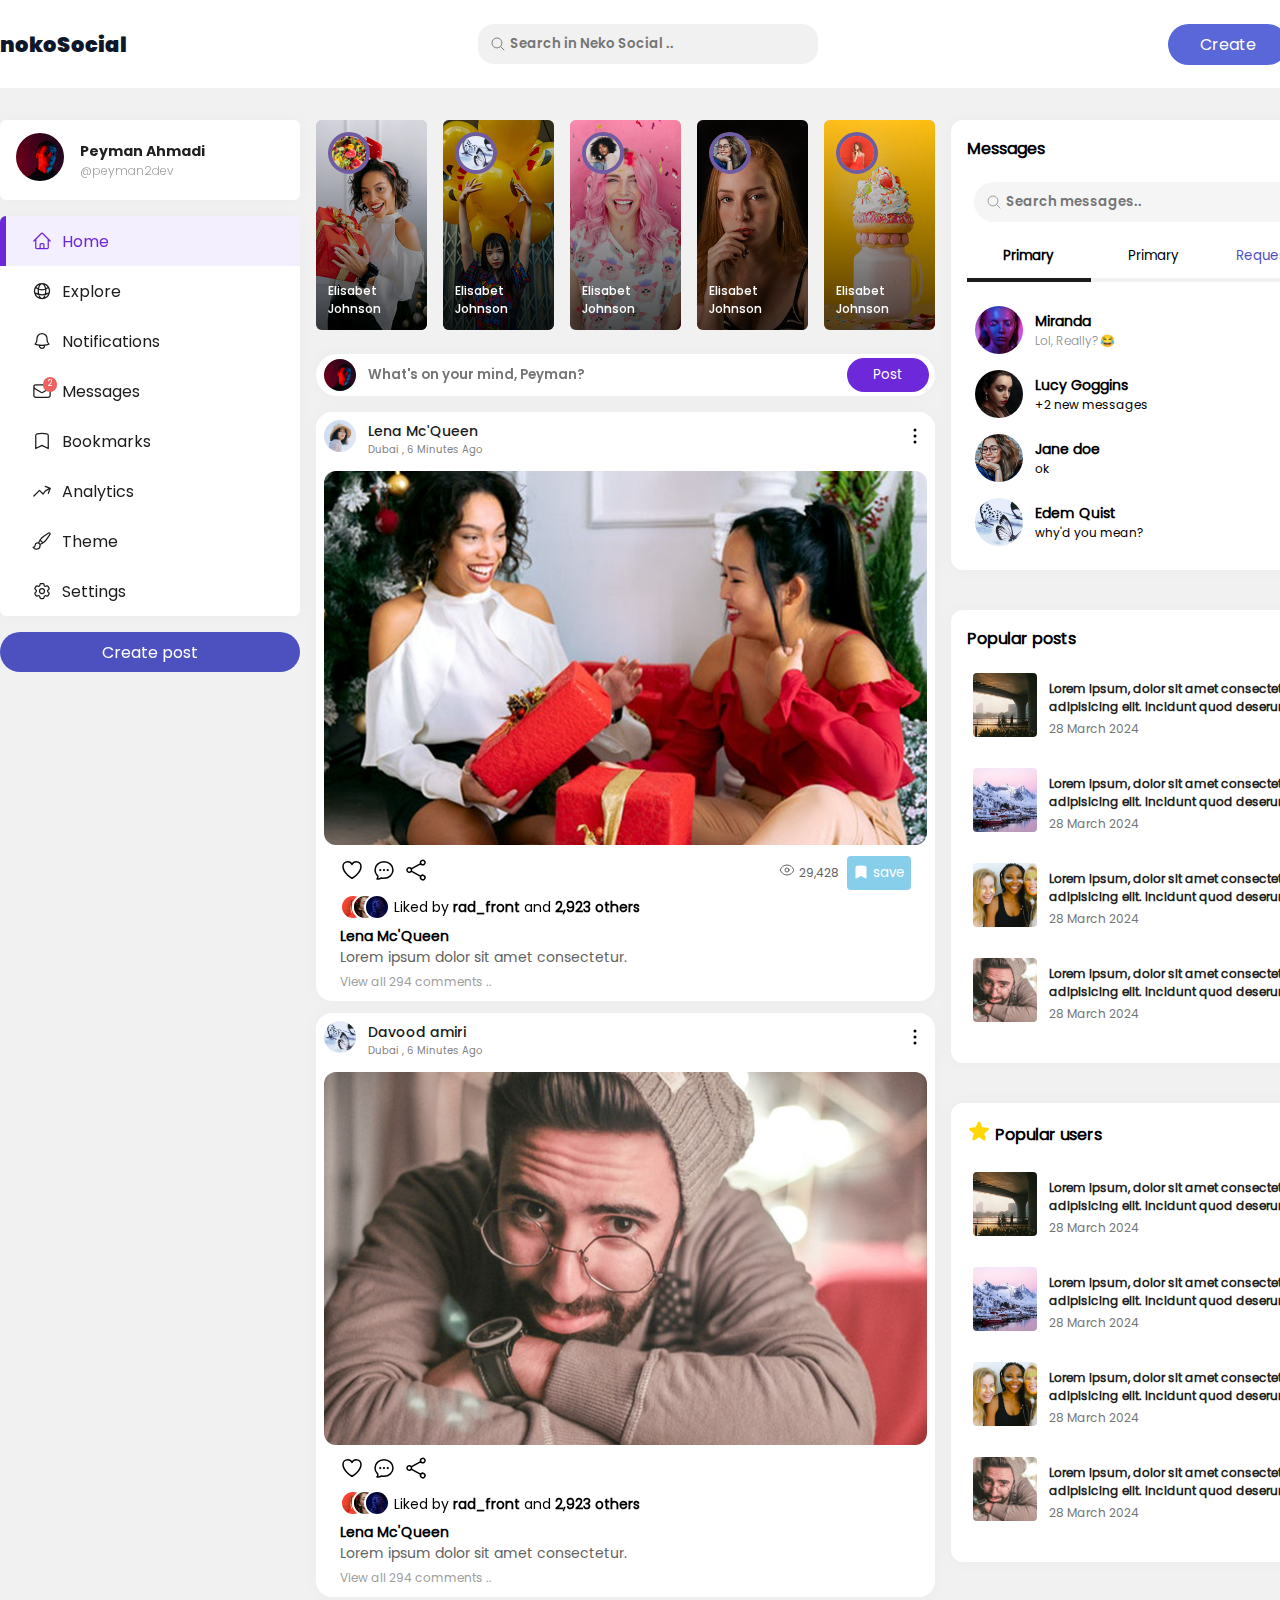
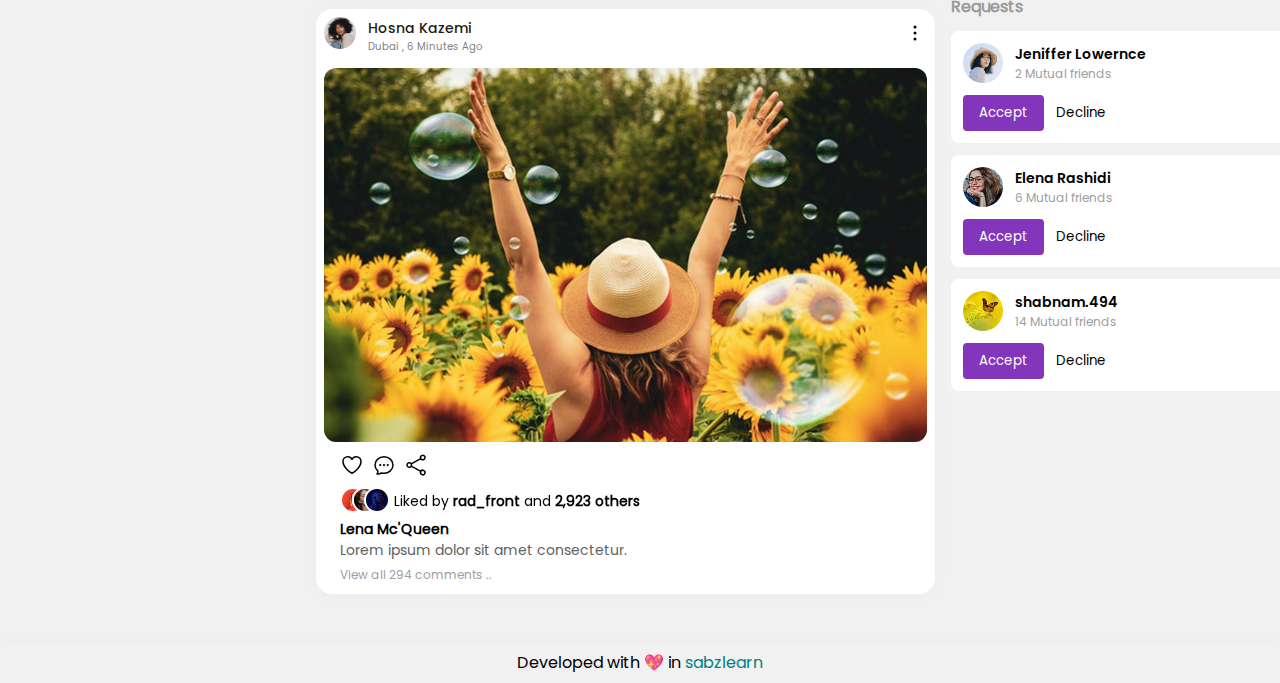
<file: index.html>
<!DOCTYPE html>
<html lang="en">
  <head>
    <meta charset="UTF-8" />
    <meta name="viewport" content="width=device-width, initial-scale=1.0" />
    <title>Social App</title>
    <link rel="stylesheet" href="./public/css/index.css" />
    <link rel="stylesheet" href="./public/css/styles.css" />
  </head>

  <body>
    <!-- Header/navbar -->
    <header>
      <nav class="w-full flex-between py-5 container">
        <div>
          <a href="/index.html" class="logo text-xl"> nokoSocial </a>
        </div>
        <div class="relative search-box rounded-xl flex items-center">
          <span class="absolute search-icon top-2-5 left-3">
            <svg
              xmlns="http://www.w3.org/2000/svg"
              fill="none"
              viewBox="0 0 24 24"
              stroke-width="1.5"
              stroke="currentColor"
              class="w-4 h-4"
            >
              <path
                stroke-linecap="round"
                stroke-linejoin="round"
                d="m21 21-5.197-5.197m0 0A7.5 7.5 0 1 0 5.196 5.196a7.5 7.5 0 0 0 10.607 10.607Z"
              />
            </svg>
          </span>
          <input
            placeholder="Search in Neko Social .."
            type="text"
            class="bg-transparent px-8 w-full h-full"
          />
        </div>
        <div class="flex gap-6 items-center">
          <a
            class="create-button bg-indigo-600"
            href="./src/Pages/PostUpload/index.html"
          >
            Create
          </a>
          <div class="w-12 h-12 rounded-full overflow-hidden rounded-full">
            <button
              id="profileButton"
              class="w-full h-full bg-transparent border-none"
            >
              <img
                src="./public/images/profile-8.jpg"
                class="object-cover"
                alt="profile cover"
              />
            </button>
          </div>
        </div>
      </nav>
    </header>

    <!-- Main -->
    <main class="flex gap-4 container my-8">
      <!-- Sidebar -->
      <aside id="sidebar">
        <!-- Profile Card -->
        <article class="profile-card shadow px-4">
          <div>
            <img
              src="./public/images/profile-8.jpg"
              class="w-12 h-12 rounded-full"
              alt="Peyman Ahmadi"
            />
          </div>
          <div>
            <p
              class="user-profile-name text-gray-900 font-Poppins-Bold text-sm"
            >
              Peyman Ahmadi
            </p>
            <p class="font-Poppins-Light text-xs text-gray-500">@peyman2dev</p>
          </div>
        </article>

        <!-- Website Main Links -->
        <section class="my-4 shadow overflow-hidden" id="sidebar-links">
          <div>
            <a class="nav-link active-tab" href="/index.html">
              <div class="flex-center">
                <svg
                  xmlns="http://www.w3.org/2000/svg"
                  fill="none"
                  viewBox="0 0 24 24"
                  stroke-width="1.5"
                  stroke="currentColor"
                  class="w-5 h-5"
                >
                  <path
                    stroke-linecap="round"
                    stroke-linejoin="round"
                    d="m2.25 12 8.954-8.955c.44-.439 1.152-.439 1.591 0L21.75 12M4.5 9.75v10.125c0 .621.504 1.125 1.125 1.125H9.75v-4.875c0-.621.504-1.125 1.125-1.125h2.25c.621 0 1.125.504 1.125 1.125V21h4.125c.621 0 1.125-.504 1.125-1.125V9.75M8.25 21h8.25"
                  />
                </svg>
              </div>
              <div>Home</div>
            </a>
          </div>
          <div>
            <a class="nav-link" href="javascript:void(0)">
              <div class="flex-center">
                <svg
                  xmlns="http://www.w3.org/2000/svg"
                  fill="none"
                  viewBox="0 0 24 24"
                  stroke-width="1.5"
                  stroke="currentColor"
                  class="w-5 h-5"
                >
                  <path
                    stroke-linecap="round"
                    stroke-linejoin="round"
                    d="M12 21a9.004 9.004 0 0 0 8.716-6.747M12 21a9.004 9.004 0 0 1-8.716-6.747M12 21c2.485 0 4.5-4.03 4.5-9S14.485 3 12 3m0 18c-2.485 0-4.5-4.03-4.5-9S9.515 3 12 3m0 0a8.997 8.997 0 0 1 7.843 4.582M12 3a8.997 8.997 0 0 0-7.843 4.582m15.686 0A11.953 11.953 0 0 1 12 10.5c-2.998 0-5.74-1.1-7.843-2.918m15.686 0A8.959 8.959 0 0 1 21 12c0 .778-.099 1.533-.284 2.253m0 0A17.919 17.919 0 0 1 12 16.5c-3.162 0-6.133-.815-8.716-2.247m0 0A9.015 9.015 0 0 1 3 12c0-1.605.42-3.113 1.157-4.418"
                  />
                </svg>
              </div>
              <div>Explore</div>
            </a>
          </div>
          <div>
            <a class="nav-link" href="javascript:void(0)">
              <div class="flex-center">
                <svg
                  xmlns="http://www.w3.org/2000/svg"
                  fill="none"
                  viewBox="0 0 24 24"
                  stroke-width="1.5"
                  stroke="currentColor"
                  class="w-5 h-5"
                >
                  <path
                    stroke-linecap="round"
                    stroke-linejoin="round"
                    d="M14.857 17.082a23.848 23.848 0 0 0 5.454-1.31A8.967 8.967 0 0 1 18 9.75V9A6 6 0 0 0 6 9v.75a8.967 8.967 0 0 1-2.312 6.022c1.733.64 3.56 1.085 5.455 1.31m5.714 0a24.255 24.255 0 0 1-5.714 0m5.714 0a3 3 0 1 1-5.714 0"
                  />
                </svg>
              </div>
              <div>Notifications</div>
            </a>
          </div>
          <div>
            <a class="nav-link" href="javascript:void(0)">
              <div class="relative flex-center">
                <svg
                  xmlns="http://www.w3.org/2000/svg"
                  fill="none"
                  viewBox="0 0 24 24"
                  stroke-width="1.5"
                  stroke="currentColor"
                  class="w-5 h-5"
                >
                  <path
                    stroke-linecap="round"
                    stroke-linejoin="round"
                    d="M21.75 6.75v10.5a2.25 2.25 0 0 1-2.25 2.25h-15a2.25 2.25 0 0 1-2.25-2.25V6.75m19.5 0A2.25 2.25 0 0 0 19.5 4.5h-15a2.25 2.25 0 0 0-2.25 2.25m19.5 0v.243a2.25 2.25 0 0 1-1.07 1.916l-7.5 4.615a2.25 2.25 0 0 1-2.36 0L3.32 8.91a2.25 2.25 0 0 1-1.07-1.916V6.75"
                  />
                </svg>

                <div class="absolute messages-count">2</div>
              </div>
              <div>Messages</div>
            </a>
          </div>
          <div>
            <a class="nav-link" href="./src/Pages/Bookmarks/index.html">
              <div class="flex-center">
                <svg
                  xmlns="http://www.w3.org/2000/svg"
                  fill="none"
                  viewBox="0 0 24 24"
                  stroke-width="1.5"
                  stroke="currentColor"
                  class="w-5 h-5"
                >
                  <path
                    stroke-linecap="round"
                    stroke-linejoin="round"
                    d="M17.593 3.322c1.1.128 1.907 1.077 1.907 2.185V21L12 17.25 4.5 21V5.507c0-1.108.806-2.057 1.907-2.185a48.507 48.507 0 0 1 11.186 0Z"
                  />
                </svg>
              </div>
              <div>Bookmarks</div>
            </a>
          </div>
          <div>
            <a class="nav-link" href="javascript:void(0)">
              <div class="flex-center">
                <svg
                  xmlns="http://www.w3.org/2000/svg"
                  fill="none"
                  viewBox="0 0 24 24"
                  stroke-width="1.5"
                  stroke="currentColor"
                  class="w-5 h-5"
                >
                  <path
                    stroke-linecap="round"
                    stroke-linejoin="round"
                    d="M2.25 18 9 11.25l4.306 4.306a11.95 11.95 0 0 1 5.814-5.518l2.74-1.22m0 0-5.94-2.281m5.94 2.28-2.28 5.941"
                  />
                </svg>
              </div>
              <div>Analytics</div>
            </a>
          </div>
          <div>
            <a id="themeButton" class="nav-link" href="javascript:void(0)">
              <div class="flex-center">
                <svg
                  xmlns="http://www.w3.org/2000/svg"
                  fill="none"
                  viewBox="0 0 24 24"
                  stroke-width="1.5"
                  stroke="currentColor"
                  class="w-5 h-5"
                >
                  <path
                    stroke-linecap="round"
                    stroke-linejoin="round"
                    d="M9.53 16.122a3 3 0 0 0-5.78 1.128 2.25 2.25 0 0 1-2.4 2.245 4.5 4.5 0 0 0 8.4-2.245c0-.399-.078-.78-.22-1.128Zm0 0a15.998 15.998 0 0 0 3.388-1.62m-5.043-.025a15.994 15.994 0 0 1 1.622-3.395m3.42 3.42a15.995 15.995 0 0 0 4.764-4.648l3.876-5.814a1.151 1.151 0 0 0-1.597-1.597L14.146 6.32a15.996 15.996 0 0 0-4.649 4.763m3.42 3.42a6.776 6.776 0 0 0-3.42-3.42"
                  />
                </svg>
              </div>
              <p>Theme</p>
            </a>
          </div>
          <div>
            <a class="nav-link" href="javascript:void(0)">
              <div class="flex-center">
                <svg
                  xmlns="http://www.w3.org/2000/svg"
                  fill="none"
                  viewBox="0 0 24 24"
                  stroke-width="1.5"
                  stroke="currentColor"
                  class="w-5 h-5"
                >
                  <path
                    stroke-linecap="round"
                    stroke-linejoin="round"
                    d="M9.594 3.94c.09-.542.56-.94 1.11-.94h2.593c.55 0 1.02.398 1.11.94l.213 1.281c.063.374.313.686.645.87.074.04.147.083.22.127.325.196.72.257 1.075.124l1.217-.456a1.125 1.125 0 0 1 1.37.49l1.296 2.247a1.125 1.125 0 0 1-.26 1.431l-1.003.827c-.293.241-.438.613-.43.992a7.723 7.723 0 0 1 0 .255c-.008.378.137.75.43.991l1.004.827c.424.35.534.955.26 1.43l-1.298 2.247a1.125 1.125 0 0 1-1.369.491l-1.217-.456c-.355-.133-.75-.072-1.076.124a6.47 6.47 0 0 1-.22.128c-.331.183-.581.495-.644.869l-.213 1.281c-.09.543-.56.94-1.11.94h-2.594c-.55 0-1.019-.398-1.11-.94l-.213-1.281c-.062-.374-.312-.686-.644-.87a6.52 6.52 0 0 1-.22-.127c-.325-.196-.72-.257-1.076-.124l-1.217.456a1.125 1.125 0 0 1-1.369-.49l-1.297-2.247a1.125 1.125 0 0 1 .26-1.431l1.004-.827c.292-.24.437-.613.43-.991a6.932 6.932 0 0 1 0-.255c.007-.38-.138-.751-.43-.992l-1.004-.827a1.125 1.125 0 0 1-.26-1.43l1.297-2.247a1.125 1.125 0 0 1 1.37-.491l1.216.456c.356.133.751.072 1.076-.124.072-.044.146-.086.22-.128.332-.183.582-.495.644-.869l.214-1.28Z"
                  />
                  <path
                    stroke-linecap="round"
                    stroke-linejoin="round"
                    d="M15 12a3 3 0 1 1-6 0 3 3 0 0 1 6 0Z"
                  />
                </svg>
              </div>
              <div>Settings</div>
            </a>
          </div>
        </section>

        <!-- Create a post -->
        <a
          href="./src/Pages/PostUpload/index.html"
          class="h-10 post-create rounded-2xl flex-center text-white bg-indigo-700"
        >
          Create post
        </a>
      </aside>

      <!-- Content / Feeds / Posts -->
      <section id="content">
        <!-- Stories -->
        <div id="stories" class="gap-4">
          <article class="story-card">
            <!-- background -->
            <span class="story-image-card">
              <img
                src="./public/images/story-1.jpg"
                alt="story image"
                class="story-image"
              />
            </span>
            <!-- Profile cover -->
            <div class="story-content">
              <div>
                <img
                  src="./public/images/profile-13.jpg"
                  class="story-profile"
                  alt=""
                />
              </div>

              <div class="story-username">Elisabet Johnson</div>
            </div>
            <div class="gradient-bg"></div>
          </article>
          <article class="story-card">
            <!-- background -->
            <span class="story-image-card">
              <img
                src="./public/images/story-2.jpg"
                alt="story image"
                class="story-image"
              />
            </span>
            <div class="story-content">
              <!-- Profile cover -->
              <div>
                <img
                  src="./public/images/profile-2.jpg"
                  class="story-profile"
                  alt=""
                />
              </div>

              <div class="story-username">Elisabet Johnson</div>
            </div>
            <div class="gradient-bg"></div>
          </article>

          <article class="story-card">
            <!-- background -->
            <span class="story-image-card">
              <img
                src="./public/images/story-3.jpg"
                alt="story image"
                class="story-image"
              />
            </span>
            <div class="story-content">
              <!-- Profile cover -->
              <div>
                <img
                  src="./public/images/profile-3.jpg"
                  class="story-profile"
                  alt=""
                />
              </div>

              <div class="story-username">Elisabet Johnson</div>
            </div>
            <div class="gradient-bg"></div>
          </article>

          <article class="story-card">
            <!-- background -->
            <span class="story-image-card">
              <img
                src="./public/images/story-4.jpg"
                alt="story image"
                class="story-image"
              />
            </span>
            <div class="story-content">
              <!-- Profile cover -->
              <div>
                <img
                  src="./public/images/profile-4.jpg"
                  class="story-profile"
                  alt=""
                />
              </div>

              <div class="story-username">Elisabet Johnson</div>
            </div>
            <div class="gradient-bg"></div>
          </article>

          <article class="story-card">
            <!-- background -->
            <span class="story-image-card">
              <img
                src="../public/images/story-5.jpg"
                alt="story image"
                class="story-image"
              />
            </span>
            <div class="story-content">
              <!-- Profile cover -->
              <div>
                <img
                  src="./public/images/profile-5.jpg"
                  class="story-profile"
                  alt=""
                />
              </div>

              <div class="story-username">Elisabet Johnson</div>
            </div>
            <div class="gradient-bg"></div>
          </article>
        </div>

        <!-- Post Create -->
        <div>
          <div id="tweet-card" class="shadow flex ic">
            <div class="h-full flex-center absolute left-2">
              <span class="w-8 h-8 rounded-full overflow-hidden">
                <img
                  src="./public/images/profile-8.jpg"
                  class="object-cover"
                  alt=""
                />
              </span>
            </div>
            <input
              type="text"
              class="tweet-input"
              placeholder="What's on your mind, Peyman?"
            />
            <button id="tweet-button">Post</button>
          </div>
        </div>

        <!-- Feeds / Posts -->
        <section id="feeds">
          <!-- Feed Card -->
          <article class="feed-card shadow">
            <!-- Feed header -->
            <header class="flex-between">
              <div>
                <a
                  href="./src/Pages/Profiles/Hosna/index.html"
                  class="flex items-center gap-3"
                >
                  <div>
                    <img
                      src="./public/images/profile-1.jpg"
                      alt="Profile card"
                      class="w-8 rounded-full"
                    />
                  </div>
                  <div>
                    <p class="font-Poppins-Medium text-sm twitter-name">
                      Lena Mc'Queen
                    </p>
                    <p class="tweet-time">
                      <span>Dubai</span>
                      ,
                      <span>6 Minutes Ago</span>
                    </p>
                  </div>
                </a>
              </div>
              <div class="relative">
                <button class="more-button">
                  <svg
                    xmlns="http://www.w3.org/2000/svg"
                    fill="none"
                    viewBox="0 0 24 24"
                    stroke-width="1.5"
                    stroke="currentColor"
                    class="w-6 h-6"
                  >
                    <path
                      stroke-linecap="round"
                      stroke-linejoin="round"
                      d="M12 6.75a.75.75 0 1 1 0-1.5.75.75 0 0 1 0 1.5ZM12 12.75a.75.75 0 1 1 0-1.5.75.75 0 0 1 0 1.5ZM12 18.75a.75.75 0 1 1 0-1.5.75.75 0 0 1 0 1.5Z"
                    />
                  </svg>
                </button>

                <div class="dropdown">
                  <button class="remove-button dropdown-item">
                    <span class="text-red-500">
                      <svg
                        xmlns="http://www.w3.org/2000/svg"
                        fill="none"
                        viewBox="0 0 24 24"
                        stroke-width="1.5"
                        stroke="currentColor"
                        class="w-5 h-5"
                      >
                        <path
                          stroke-linecap="round"
                          stroke-linejoin="round"
                          d="m14.74 9-.346 9m-4.788 0L9.26 9m9.968-3.21c.342.052.682.107 1.022.166m-1.022-.165L18.16 19.673a2.25 2.25 0 0 1-2.244 2.077H8.084a2.25 2.25 0 0 1-2.244-2.077L4.772 5.79m14.456 0a48.108 48.108 0 0 0-3.478-.397m-12 .562c.34-.059.68-.114 1.022-.165m0 0a48.11 48.11 0 0 1 3.478-.397m7.5 0v-.916c0-1.18-.91-2.164-2.09-2.201a51.964 51.964 0 0 0-3.32 0c-1.18.037-2.09 1.022-2.09 2.201v.916m7.5 0a48.667 48.667 0 0 0-7.5 0"
                        />
                      </svg>
                    </span>
                    <span>Remove</span>
                  </button>
                </div>
              </div>
            </header>

            <!-- Feed body -->
            <main class="tweet-body">
              <img
                clas
                src="./public/images/feed-1.jpg"
                class="tweet-image object-cover"
                alt=""
              />
            </main>

            <!-- Feed footer -->
            <footer class="px-4">
              <!-- Like & Comment Share / Views & Save Button -->
              <section class="flex items-center justify-between">
                <div class="flex items-center gap-2">
                  <button title="like" class="max-w-max">
                    <svg
                      xmlns="http://www.w3.org/2000/svg"
                      fill="none"
                      viewBox="0 0 24 24"
                      stroke-width="1.5"
                      stroke="currentColor"
                      class="w-6 h-6"
                    >
                      <path
                        stroke-linecap="round"
                        stroke-linejoin="round"
                        d="M21 8.25c0-2.485-2.099-4.5-4.688-4.5-1.935 0-3.597 1.126-4.312 2.733-.715-1.607-2.377-2.733-4.313-2.733C5.1 3.75 3 5.765 3 8.25c0 7.22 9 12 9 12s9-4.78 9-12Z"
                      />
                    </svg>
                  </button>
                  <button title="comment" class="max-w-max">
                    <svg
                      xmlns="http://www.w3.org/2000/svg"
                      fill="none"
                      viewBox="0 0 24 24"
                      stroke-width="1.5"
                      stroke="currentColor"
                      class="w-6 h-6"
                    >
                      <path
                        stroke-linecap="round"
                        stroke-linejoin="round"
                        d="M8.625 12a.375.375 0 1 1-.75 0 .375.375 0 0 1 .75 0Zm0 0H8.25m4.125 0a.375.375 0 1 1-.75 0 .375.375 0 0 1 .75 0Zm0 0H12m4.125 0a.375.375 0 1 1-.75 0 .375.375 0 0 1 .75 0Zm0 0h-.375M21 12c0 4.556-4.03 8.25-9 8.25a9.764 9.764 0 0 1-2.555-.337A5.972 5.972 0 0 1 5.41 20.97a5.969 5.969 0 0 1-.474-.065 4.48 4.48 0 0 0 .978-2.025c.09-.457-.133-.901-.467-1.226C3.93 16.178 3 14.189 3 12c0-4.556 4.03-8.25 9-8.25s9 3.694 9 8.25Z"
                      />
                    </svg>
                  </button>
                  <button title="comment" class="max-w-max">
                    <svg
                      xmlns="http://www.w3.org/2000/svg"
                      fill="none"
                      viewBox="0 0 24 24"
                      stroke-width="1.5"
                      stroke="currentColor"
                      class="w-6 h-6"
                    >
                      <path
                        stroke-linecap="round"
                        stroke-linejoin="round"
                        d="M7.217 10.907a2.25 2.25 0 1 0 0 2.186m0-2.186c.18.324.283.696.283 1.093s-.103.77-.283 1.093m0-2.186 9.566-5.314m-9.566 7.5 9.566 5.314m0 0a2.25 2.25 0 1 0 3.935 2.186 2.25 2.25 0 0 0-3.935-2.186Zm0-12.814a2.25 2.25 0 1 0 3.933-2.185 2.25 2.25 0 0 0-3.933 2.185Z"
                      />
                    </svg>
                  </button>
                </div>

                <!-- Views, Save -->
                <div class="flex items-center gap-2 justify-between">
                  <!-- Views -->
                  <div class="flex items-center gap-1 text-xs text-gray-700">
                    <span>
                      <svg
                        xmlns="http://www.w3.org/2000/svg"
                        fill="none"
                        viewBox="0 0 24 24"
                        stroke-width="1.5"
                        stroke="currentColor"
                        class="w-4 h-4"
                      >
                        <path
                          stroke-linecap="round"
                          stroke-linejoin="round"
                          d="M2.036 12.322a1.012 1.012 0 0 1 0-.639C3.423 7.51 7.36 4.5 12 4.5c4.638 0 8.573 3.007 9.963 7.178.07.207.07.431 0 .639C20.577 16.49 16.64 19.5 12 19.5c-4.638 0-8.573-3.007-9.963-7.178Z"
                        />
                        <path
                          stroke-linecap="round"
                          stroke-linejoin="round"
                          d="M15 12a3 3 0 1 1-6 0 3 3 0 0 1 6 0Z"
                        />
                      </svg>
                    </span>
                    <span class="text-xs"> 29,428 </span>
                  </div>

                  <!-- save button -->
                  <div class="max-h-max">
                    <button class="save-button">
                      <span>
                        <svg
                          xmlns="http://www.w3.org/2000/svg"
                          viewBox="0 0 24 24"
                          fill="currentColor"
                          class="w-4 h-4"
                        >
                          <path
                            fill-rule="evenodd"
                            d="M6.32 2.577a49.255 49.255 0 0 1 11.36 0c1.497.174 2.57 1.46 2.57 2.93V21a.75.75 0 0 1-1.085.67L12 18.089l-7.165 3.583A.75.75 0 0 1 3.75 21V5.507c0-1.47 1.073-2.756 2.57-2.93Z"
                            clip-rule="evenodd"
                          />
                        </svg>
                      </span>
                      <span> save </span>
                    </button>
                  </div>
                </div>
              </section>

              <!-- Likes count -->
              <div class="mt-1 flex items-center relative">
                <div class="liked-by-wrapper relative block">
                  <span>
                    <img
                      src="../public/images/profile-5.jpg"
                      class="likedBy"
                      alt=""
                    />
                  </span>
                  <span>
                    <img
                      src="../public/images/profile-6.jpg"
                      class="likedBy left-3 z-10"
                      alt=""
                    />
                  </span>
                  <span> </span>
                  <img
                    src="../public/images/profile-7.jpg"
                    class="likedBy left-6 z-20"
                    alt=""
                  />
                </div>

                <div class="text-sm">
                  <span> Liked by </span>
                  <span>
                    <strong> rad_front </strong>
                  </span>
                  <span> and </span>
                  <span>
                    <strong> 2,923 others </strong>
                  </span>
                </div>
              </div>

              <!-- User Infos (name, description) -->
              <div class="mt-1 text-sm gap-1">
                <span>
                  <strong> Lena Mc'Queen </strong>
                </span>
                <p class="text-gray-700">
                  Lorem ipsum dolor sit amet consectetur.
                </p>
              </div>

              <!-- View all comments -->
              <div>
                <button
                  class="text-xs max-w-max text-gray-500"
                  onclick="commentsHanlder({action: 'comment'})"
                >
                  View all 294 comments ..
                </button>
              </div>
            </footer>
          </article>

          <!-- Feed Card -->
          <article class="feed-card shadow">
            <!-- Feed header -->
            <header class="flex-between">
              <div>
                <a
                  href="./src/Pages/Profiles/Hosna/index.html"
                  class="flex items-center gap-3"
                >
                  <div>
                    <img
                      src="./public/images/profile-2.jpg"
                      alt="Profile card"
                      class="w-8 rounded-full"
                    />
                  </div>
                  <div>
                    <p class="font-Poppins-Medium text-sm twitter-name">
                      Davood amiri
                    </p>
                    <p class="tweet-time">
                      <span>Dubai</span>
                      ,
                      <span>6 Minutes Ago</span>
                    </p>
                  </div>
                </a>
              </div>
              <div class="relative">
                <button class="more-button">
                  <svg
                    xmlns="http://www.w3.org/2000/svg"
                    fill="none"
                    viewBox="0 0 24 24"
                    stroke-width="1.5"
                    stroke="currentColor"
                    class="w-6 h-6"
                  >
                    <path
                      stroke-linecap="round"
                      stroke-linejoin="round"
                      d="M12 6.75a.75.75 0 1 1 0-1.5.75.75 0 0 1 0 1.5ZM12 12.75a.75.75 0 1 1 0-1.5.75.75 0 0 1 0 1.5ZM12 18.75a.75.75 0 1 1 0-1.5.75.75 0 0 1 0 1.5Z"
                    />
                  </svg>
                </button>

                <div class="dropdown">
                  <button class="remove-button dropdown-item">
                    <span class="text-red-500">
                      <svg
                        xmlns="http://www.w3.org/2000/svg"
                        fill="none"
                        viewBox="0 0 24 24"
                        stroke-width="1.5"
                        stroke="currentColor"
                        class="w-5 h-5"
                      >
                        <path
                          stroke-linecap="round"
                          stroke-linejoin="round"
                          d="m14.74 9-.346 9m-4.788 0L9.26 9m9.968-3.21c.342.052.682.107 1.022.166m-1.022-.165L18.16 19.673a2.25 2.25 0 0 1-2.244 2.077H8.084a2.25 2.25 0 0 1-2.244-2.077L4.772 5.79m14.456 0a48.108 48.108 0 0 0-3.478-.397m-12 .562c.34-.059.68-.114 1.022-.165m0 0a48.11 48.11 0 0 1 3.478-.397m7.5 0v-.916c0-1.18-.91-2.164-2.09-2.201a51.964 51.964 0 0 0-3.32 0c-1.18.037-2.09 1.022-2.09 2.201v.916m7.5 0a48.667 48.667 0 0 0-7.5 0"
                        />
                      </svg>
                    </span>
                    <span>Remove</span>
                  </button>
                </div>
              </div>
            </header>
            <main class="tweet-body">
              <img
                clas
                src="./public/images/feed-2.jpg"
                class="tweet-image object-cover"
                alt=""
              />
            </main>
            <footer class="px-4">
              <div class="flex items-center gap-2">
                <button title="like" class="max-w-max">
                  <svg
                    xmlns="http://www.w3.org/2000/svg"
                    fill="none"
                    viewBox="0 0 24 24"
                    stroke-width="1.5"
                    stroke="currentColor"
                    class="w-6 h-6"
                  >
                    <path
                      stroke-linecap="round"
                      stroke-linejoin="round"
                      d="M21 8.25c0-2.485-2.099-4.5-4.688-4.5-1.935 0-3.597 1.126-4.312 2.733-.715-1.607-2.377-2.733-4.313-2.733C5.1 3.75 3 5.765 3 8.25c0 7.22 9 12 9 12s9-4.78 9-12Z"
                    />
                  </svg>
                </button>
                <button title="comment" class="max-w-max">
                  <svg
                    xmlns="http://www.w3.org/2000/svg"
                    fill="none"
                    viewBox="0 0 24 24"
                    stroke-width="1.5"
                    stroke="currentColor"
                    class="w-6 h-6"
                  >
                    <path
                      stroke-linecap="round"
                      stroke-linejoin="round"
                      d="M8.625 12a.375.375 0 1 1-.75 0 .375.375 0 0 1 .75 0Zm0 0H8.25m4.125 0a.375.375 0 1 1-.75 0 .375.375 0 0 1 .75 0Zm0 0H12m4.125 0a.375.375 0 1 1-.75 0 .375.375 0 0 1 .75 0Zm0 0h-.375M21 12c0 4.556-4.03 8.25-9 8.25a9.764 9.764 0 0 1-2.555-.337A5.972 5.972 0 0 1 5.41 20.97a5.969 5.969 0 0 1-.474-.065 4.48 4.48 0 0 0 .978-2.025c.09-.457-.133-.901-.467-1.226C3.93 16.178 3 14.189 3 12c0-4.556 4.03-8.25 9-8.25s9 3.694 9 8.25Z"
                    />
                  </svg>
                </button>
                <button title="comment" class="max-w-max">
                  <svg
                    xmlns="http://www.w3.org/2000/svg"
                    fill="none"
                    viewBox="0 0 24 24"
                    stroke-width="1.5"
                    stroke="currentColor"
                    class="w-6 h-6"
                  >
                    <path
                      stroke-linecap="round"
                      stroke-linejoin="round"
                      d="M7.217 10.907a2.25 2.25 0 1 0 0 2.186m0-2.186c.18.324.283.696.283 1.093s-.103.77-.283 1.093m0-2.186 9.566-5.314m-9.566 7.5 9.566 5.314m0 0a2.25 2.25 0 1 0 3.935 2.186 2.25 2.25 0 0 0-3.935-2.186Zm0-12.814a2.25 2.25 0 1 0 3.933-2.185 2.25 2.25 0 0 0-3.933 2.185Z"
                    />
                  </svg>
                </button>
              </div>

              <div class="mt-1 flex items-center relative">
                <div class="liked-by-wrapper relative block">
                  <span>
                    <img
                      src="../public/images/profile-5.jpg"
                      class="likedBy"
                      alt=""
                    />
                  </span>
                  <span>
                    <img
                      src="../public/images/profile-6.jpg"
                      class="likedBy left-3 z-10"
                      alt=""
                    />
                  </span>
                  <span>
                    <img
                      src="../public/images/profile-7.jpg"
                      class="likedBy left-6 z-20"
                      alt=""
                    />
                  </span>
                </div>
                <div class="text-sm">
                  <span> Liked by </span>
                  <span>
                    <strong> rad_front </strong>
                  </span>
                  <span> and </span>
                  <span>
                    <strong> 2,923 others </strong>
                  </span>
                </div>
              </div>
              <div class="mt-1 text-sm gap-1">
                <span>
                  <strong> Lena Mc'Queen </strong>
                </span>
                <p class="text-gray-700">
                  Lorem ipsum dolor sit amet consectetur.
                </p>
              </div>
              <div>
                <button
                  class="text-xs max-w-max text-gray-500"
                  onclick="commentsHanlder({action: 'comment'})"
                >
                  View all 294 comments ..
                </button>
              </div>
            </footer>
          </article>

          <!-- Feed Card -->
          <article class="feed-card shadow">
            <!-- Feed header -->
            <header class="flex-between">
              <div>
                <a
                  href="./src/Pages/Profiles/Hosna/index.html"
                  class="flex items-center gap-3"
                >
                  <div>
                    <img
                      src="./public/images/profile-3.jpg"
                      alt="Profile card"
                      class="w-8 rounded-full"
                    />
                  </div>
                  <div>
                    <p class="font-Poppins-Medium text-sm twitter-name">
                      Hosna Kazemi
                    </p>
                    <p class="tweet-time">
                      <span>Dubai</span>
                      ,
                      <span>6 Minutes Ago</span>
                    </p>
                  </div>
                </a>
              </div>
              <div class="relative">
                <button class="more-button">
                  <svg
                    xmlns="http://www.w3.org/2000/svg"
                    fill="none"
                    viewBox="0 0 24 24"
                    stroke-width="1.5"
                    stroke="currentColor"
                    class="w-6 h-6"
                  >
                    <path
                      stroke-linecap="round"
                      stroke-linejoin="round"
                      d="M12 6.75a.75.75 0 1 1 0-1.5.75.75 0 0 1 0 1.5ZM12 12.75a.75.75 0 1 1 0-1.5.75.75 0 0 1 0 1.5ZM12 18.75a.75.75 0 1 1 0-1.5.75.75 0 0 1 0 1.5Z"
                    />
                  </svg>
                </button>

                <div class="dropdown">
                  <button class="remove-button dropdown-item">
                    <span class="text-red-500">
                      <svg
                        xmlns="http://www.w3.org/2000/svg"
                        fill="none"
                        viewBox="0 0 24 24"
                        stroke-width="1.5"
                        stroke="currentColor"
                        class="w-5 h-5"
                      >
                        <path
                          stroke-linecap="round"
                          stroke-linejoin="round"
                          d="m14.74 9-.346 9m-4.788 0L9.26 9m9.968-3.21c.342.052.682.107 1.022.166m-1.022-.165L18.16 19.673a2.25 2.25 0 0 1-2.244 2.077H8.084a2.25 2.25 0 0 1-2.244-2.077L4.772 5.79m14.456 0a48.108 48.108 0 0 0-3.478-.397m-12 .562c.34-.059.68-.114 1.022-.165m0 0a48.11 48.11 0 0 1 3.478-.397m7.5 0v-.916c0-1.18-.91-2.164-2.09-2.201a51.964 51.964 0 0 0-3.32 0c-1.18.037-2.09 1.022-2.09 2.201v.916m7.5 0a48.667 48.667 0 0 0-7.5 0"
                        />
                      </svg>
                    </span>
                    <span>Remove</span>
                  </button>
                </div>
              </div>
            </header>
            <main class="tweet-body">
              <img
                clas
                src="./public/images/feed-3.jpg"
                class="tweet-image object-cover"
                alt=""
              />
            </main>
            <footer class="px-4">
              <div class="flex items-center gap-2">
                <button title="like" class="max-w-max">
                  <svg
                    xmlns="http://www.w3.org/2000/svg"
                    fill="none"
                    viewBox="0 0 24 24"
                    stroke-width="1.5"
                    stroke="currentColor"
                    class="w-6 h-6"
                  >
                    <path
                      stroke-linecap="round"
                      stroke-linejoin="round"
                      d="M21 8.25c0-2.485-2.099-4.5-4.688-4.5-1.935 0-3.597 1.126-4.312 2.733-.715-1.607-2.377-2.733-4.313-2.733C5.1 3.75 3 5.765 3 8.25c0 7.22 9 12 9 12s9-4.78 9-12Z"
                    />
                  </svg>
                </button>
                <button title="comment" class="max-w-max">
                  <svg
                    xmlns="http://www.w3.org/2000/svg"
                    fill="none"
                    viewBox="0 0 24 24"
                    stroke-width="1.5"
                    stroke="currentColor"
                    class="w-6 h-6"
                  >
                    <path
                      stroke-linecap="round"
                      stroke-linejoin="round"
                      d="M8.625 12a.375.375 0 1 1-.75 0 .375.375 0 0 1 .75 0Zm0 0H8.25m4.125 0a.375.375 0 1 1-.75 0 .375.375 0 0 1 .75 0Zm0 0H12m4.125 0a.375.375 0 1 1-.75 0 .375.375 0 0 1 .75 0Zm0 0h-.375M21 12c0 4.556-4.03 8.25-9 8.25a9.764 9.764 0 0 1-2.555-.337A5.972 5.972 0 0 1 5.41 20.97a5.969 5.969 0 0 1-.474-.065 4.48 4.48 0 0 0 .978-2.025c.09-.457-.133-.901-.467-1.226C3.93 16.178 3 14.189 3 12c0-4.556 4.03-8.25 9-8.25s9 3.694 9 8.25Z"
                    />
                  </svg>
                </button>
                <button title="share" class="max-w-max">
                  <svg
                    xmlns="http://www.w3.org/2000/svg"
                    fill="none"
                    viewBox="0 0 24 24"
                    stroke-width="1.5"
                    stroke="currentColor"
                    class="w-6 h-6"
                  >
                    <path
                      stroke-linecap="round"
                      stroke-linejoin="round"
                      d="M7.217 10.907a2.25 2.25 0 1 0 0 2.186m0-2.186c.18.324.283.696.283 1.093s-.103.77-.283 1.093m0-2.186 9.566-5.314m-9.566 7.5 9.566 5.314m0 0a2.25 2.25 0 1 0 3.935 2.186 2.25 2.25 0 0 0-3.935-2.186Zm0-12.814a2.25 2.25 0 1 0 3.933-2.185 2.25 2.25 0 0 0-3.933 2.185Z"
                    />
                  </svg>
                </button>
              </div>

              <div class="mt-1 flex items-center relative">
                <div class="liked-by-wrapper relative block">
                  <span>
                    <img
                      src="../public/images/profile-5.jpg"
                      class="likedBy"
                      alt=""
                    />
                  </span>
                  <span>
                    <img
                      src="../public/images/profile-6.jpg"
                      class="likedBy left-3 z-10"
                      alt=""
                    />
                  </span>
                  <span>
                    <img
                      src="../public/images/profile-7.jpg"
                      class="likedBy left-6 z-20"
                      alt=""
                    />
                  </span>
                </div>
                <div class="text-sm">
                  <span> Liked by </span>
                  <span>
                    <strong> rad_front </strong>
                  </span>
                  <span> and </span>
                  <span>
                    <strong> 2,923 others </strong>
                  </span>
                </div>
              </div>
              <div class="mt-1 text-sm gap-1">
                <span>
                  <strong> Lena Mc'Queen </strong>
                </span>
                <p class="text-gray-700">
                  Lorem ipsum dolor sit amet consectetur.
                </p>
              </div>
              <div>
                <button
                  class="text-xs max-w-max text-gray-500"
                  onclick="commentsHanlder({action: 'comment'})"
                >
                  View all 294 comments ..
                </button>
              </div>
            </footer>
          </article>
        </section>
      </section>

      <!-- (Right Sidebar) Messages, Requests -->
      <aside id="right-sidebar">
        <!-- Messages -->
        <section id="messages" class="w-full p-4 bg-white rounded-lg shadow">
          <header>
            <div class="flex justify-between">
              <p>
                <strong> Messages </strong>
              </p>
              <button class="max-w-max">
                <svg
                  xmlns="http://www.w3.org/2000/svg"
                  fill="none"
                  viewBox="0 0 24 24"
                  stroke-width="1.5"
                  stroke="currentColor"
                  class="w-6 h-6"
                >
                  <path
                    stroke-linecap="round"
                    stroke-linejoin="round"
                    d="m16.862 4.487 1.687-1.688a1.875 1.875 0 1 1 2.652 2.652L10.582 16.07a4.5 4.5 0 0 1-1.897 1.13L6 18l.8-2.685a4.5 4.5 0 0 1 1.13-1.897l8.932-8.931Zm0 0L19.5 7.125M18 14v4.75A2.25 2.25 0 0 1 15.75 21H5.25A2.25 2.25 0 0 1 3 18.75V8.25A2.25 2.25 0 0 1 5.25 6H10"
                  />
                </svg>
              </button>
            </div>
            <div class="mt-4">
              <div id="direct-search">
                <span class="absolute top-2-5 left-3 text-gray-500">
                  <svg
                    xmlns="http://www.w3.org/2000/svg"
                    fill="none"
                    viewBox="0 0 24 24"
                    stroke-width="1.5"
                    stroke="currentColor"
                    class="w-4 h-4"
                  >
                    <path
                      stroke-linecap="round"
                      stroke-linejoin="round"
                      d="m21 21-5.197-5.197m0 0A7.5 7.5 0 1 0 5.196 5.196a7.5 7.5 0 0 0 10.607 10.607Z"
                    />
                  </svg>
                </span>
                <input
                  type="text"
                  id="direact-search_input"
                  class="px-8"
                  placeholder="Search messages.."
                />
              </div>
            </div>

            <div id="direct-buttons">
              <button class="direct-button active-button">Primary</button>
              <button class="direct-button">Primary</button>
              <button class="direct-button text-indigo-700">Requests(7)</button>
            </div>
          </header>
          <main class="mt-4">
            <article class="direct-chat">
              <div class="w-12 flex-center">
                <img
                  src="./public/images/profile-10.jpg"
                  class="rounded-full object-cover"
                  alt=""
                />
              </div>
              <div>
                <p class="direct-username">
                  <strong> Miranda </strong>
                </p>
                <p class="direct-sm-message readed-msg">Lol, Really? 😂</p>
              </div>
            </article>

            <article class="direct-chat">
              <div class="w-12 flex-center">
                <img
                  src="./public/images/profile-12.jpg"
                  class="rounded-full object-cover"
                  alt=""
                />
              </div>
              <div>
                <p class="direct-username">
                  <strong> Lucy Goggins </strong>
                </p>
                <p class="direct-sm-message unread-messages">+2 new messages</p>
              </div>
            </article>

            <article class="direct-chat">
              <div class="w-12 flex-center">
                <img
                  src="./public/images/profile-4.jpg"
                  class="rounded-full object-cover"
                  alt=""
                />
              </div>
              <div>
                <p class="direct-username">
                  <strong> Jane doe </strong>
                </p>
                <p class="direct-sm-message unread-messages">ok</p>
              </div>
            </article>

            <article class="direct-chat">
              <div class="w-12 flex-center">
                <img
                  src="./public/images/profile-2.jpg"
                  class="rounded-full object-cover"
                  alt=""
                />
              </div>
              <div>
                <p class="direct-username">
                  <strong> Edem Quist </strong>
                </p>
                <p class="direct-sm-message unread-messages">why'd you mean?</p>
              </div>
            </article>
          </main>
        </section>

        <!-- Popular Posts -->
        <section
          id="popular-posts"
          class="w-full mt-10 p-4 bg-white rounded-lg shadow"
        >
          <header>
            <div class="flex justify-between">
              <p>
                <strong> Popular posts </strong>
              </p>
            </div>
          </header>
          <main class="mt-4">
            <article class="popular-post">
              <div class="">
                <img
                  src="./public/images/feed-10.jpg"
                  class="popular-post_icon"
                  alt=""
                />
              </div>
              <div>
                <p class="text-xs mb-1 text-gray-900 line-clamp-2">
                  <strong>
                    Lorem ipsum, dolor sit amet consectetur adipisicing elit.
                    Incidunt quod deserunt distinctio.
                  </strong>
                </p>
                <div class="text-gray-600 text-xs">
                  <p>28 March 2024</p>
                </div>
              </div>
            </article>

            <article class="popular-post">
              <div class="">
                <img
                  src="./public/images/feed-9.jpg"
                  class="popular-post_icon"
                  alt=""
                />
              </div>
              <div>
                <p class="text-xs mb-1 text-gray-900 line-clamp-2">
                  <strong>
                    Lorem ipsum, dolor sit amet consectetur adipisicing elit.
                    Incidunt quod deserunt distinctio.
                  </strong>
                </p>
                <div class="text-gray-600 text-xs">
                  <p>28 March 2024</p>
                </div>
              </div>
            </article>

            <article class="popular-post">
              <div class="">
                <img
                  src="./public/images/feed-4.jpg"
                  class="popular-post_icon"
                  alt=""
                />
              </div>
              <div>
                <p class="text-xs mb-1 text-gray-900 line-clamp-2">
                  <strong>
                    Lorem ipsum, dolor sit amet consectetur adipisicing elit.
                    Incidunt quod deserunt distinctio.
                  </strong>
                </p>
                <div class="text-gray-600 text-xs">
                  <p>28 March 2024</p>
                </div>
              </div>
            </article>

            <article class="popular-post">
              <div class="">
                <img
                  src="./public/images/feed-2.jpg"
                  class="popular-post_icon"
                  alt=""
                />
              </div>
              <div>
                <p class="text-xs mb-1 text-gray-900 line-clamp-2">
                  <strong>
                    Lorem ipsum, dolor sit amet consectetur adipisicing elit.
                    Incidunt quod deserunt distinctio.
                  </strong>
                </p>
                <div class="text-gray-600 text-xs">
                  <p>28 March 2024</p>
                </div>
              </div>
            </article>
          </main>
        </section>

        <!-- Popular users -->
        <section
          id="popular-users"
          class="w-full mt-10 p-4 bg-white rounded-lg shadow"
        >
          <header>
            <div class="flex justify-between gap-1">
              <div class="flex items-center gap-1">
                <span class="text-gold"
                  ><svg
                    xmlns="http://www.w3.org/2000/svg"
                    viewBox="0 0 24 24"
                    fill="currentColor"
                    class="w-6 h-6"
                  >
                    <path
                      fill-rule="evenodd"
                      d="M10.788 3.21c.448-1.077 1.976-1.077 2.424 0l2.082 5.006 5.404.434c1.164.093 1.636 1.545.749 2.305l-4.117 3.527 1.257 5.273c.271 1.136-.964 2.033-1.96 1.425L12 18.354 7.373 21.18c-.996.608-2.231-.29-1.96-1.425l1.257-5.273-4.117-3.527c-.887-.76-.415-2.212.749-2.305l5.404-.434 2.082-5.005Z"
                      clip-rule="evenodd"
                    />
                  </svg>
                </span>
                <p>
                  <strong> Popular users </strong>
                </p>
              </div>
            </div>
          </header>
          <main class="mt-4">
            <article class="popular-post">
              <div class="">
                <img
                  src="./public/images/feed-10.jpg"
                  class="popular-post_icon"
                  alt=""
                />
              </div>
              <div>
                <p class="text-xs mb-1 text-gray-900 line-clamp-2">
                  <strong>
                    Lorem ipsum, dolor sit amet consectetur adipisicing elit.
                    Incidunt quod deserunt distinctio.
                  </strong>
                </p>
                <div class="text-gray-600 text-xs">
                  <p>28 March 2024</p>
                </div>
              </div>
            </article>

            <article class="popular-post">
              <div class="">
                <img
                  src="./public/images/feed-9.jpg"
                  class="popular-post_icon"
                  alt=""
                />
              </div>
              <div>
                <p class="text-xs mb-1 text-gray-900 line-clamp-2">
                  <strong>
                    Lorem ipsum, dolor sit amet consectetur adipisicing elit.
                    Incidunt quod deserunt distinctio.
                  </strong>
                </p>
                <div class="text-gray-600 text-xs">
                  <p>28 March 2024</p>
                </div>
              </div>
            </article>

            <article class="popular-post">
              <div class="">
                <img
                  src="./public/images/feed-4.jpg"
                  class="popular-post_icon"
                  alt=""
                />
              </div>
              <div>
                <p class="text-xs mb-1 text-gray-900 line-clamp-2">
                  <strong>
                    Lorem ipsum, dolor sit amet consectetur adipisicing elit.
                    Incidunt quod deserunt distinctio.
                  </strong>
                </p>
                <div class="text-gray-600 text-xs">
                  <p>28 March 2024</p>
                </div>
              </div>
            </article>

            <article class="popular-post">
              <div class="">
                <img
                  src="./public/images/feed-2.jpg"
                  class="popular-post_icon"
                  alt=""
                />
              </div>
              <div>
                <p class="text-xs mb-1 text-gray-900 line-clamp-2">
                  <strong>
                    Lorem ipsum, dolor sit amet consectetur adipisicing elit.
                    Incidunt quod deserunt distinctio.
                  </strong>
                </p>
                <div class="text-gray-600 text-xs">
                  <p>28 March 2024</p>
                </div>
              </div>
            </article>
          </main>
        </section>

        <!-- Requests -->
        <section id="requests">
          <h4>Requests</h4>
          <section>
            <article class="request-card">
              <div class="flex mb-3 items-center gap-3">
                <div class="w-10 h-10 rounded-full overflow-hidden">
                  <img
                    src="./public/images/profile-1.jpg"
                    class="object-cover w-full h-full"
                    alt=""
                  />
                </div>
                <div>
                  <p class="text-sm font-Poppins-SemiBold">Jeniffer Lowernce</p>
                  <p class="text-xs text-gray-500">2 Mutual friends</p>
                </div>
              </div>
              <div class="flex items-center gap-3">
                <button class="accept-button max-w-max">Accept</button>
                <button class="decline-button max-w-max">Decline</button>
              </div>
            </article>

            <article class="request-card">
              <div class="flex mb-3 items-center gap-3">
                <div class="w-10 h-10 rounded-full overflow-hidden">
                  <img
                    src="./public/images/profile-4.jpg"
                    class="object-cover w-full h-full"
                    alt=""
                  />
                </div>
                <div>
                  <p class="text-sm font-Poppins-SemiBold">Elena Rashidi</p>
                  <p class="text-xs text-gray-500">6 Mutual friends</p>
                </div>
              </div>
              <div class="flex items-center gap-3">
                <button class="accept-button max-w-max">Accept</button>
                <button class="decline-button max-w-max">Decline</button>
              </div>
            </article>

            <article class="request-card">
              <div class="flex mb-3 items-center gap-3">
                <div class="w-10 h-10 rounded-full overflow-hidden">
                  <img
                    src="./public/images/profile-14.jpg"
                    class="object-cover w-full h-full"
                    alt=""
                  />
                </div>
                <div>
                  <p class="text-sm font-Poppins-SemiBold">shabnam.494</p>
                  <p class="text-xs text-gray-500">14 Mutual friends</p>
                </div>
              </div>
              <div class="flex items-center gap-3">
                <button class="accept-button max-w-max">Accept</button>
                <button class="decline-button max-w-max">Decline</button>
              </div>
            </article>
          </section>
        </section>
      </aside>
    </main>

    <!-- Modal -->
    <section id="modal" class="modal-screen">
      <section id="modal-card">
     
      </section>
    </section>

    <!-- Application  Footer -->
    <footer id="footer" class="flex-center py-2 shadow">
      <p>Developed with 💖 in <a href="https://sabzlearn.ir">sabzlearn</a></p>
    </footer>

    <script src="./src/Functions/index.js"></script>
  </body>
</html>
</file>
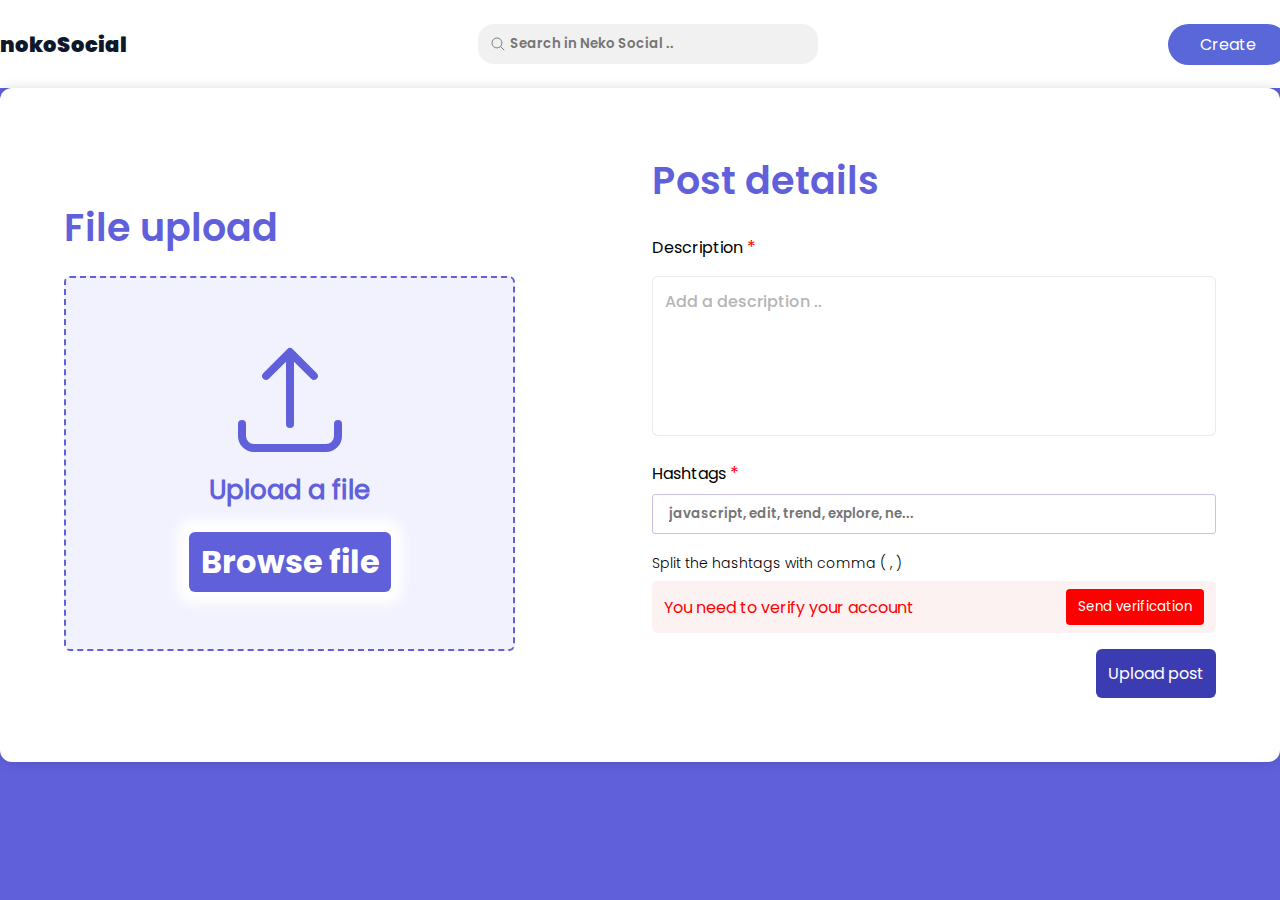
<file: src/Pages/PostUpload/index.html>
<!DOCTYPE html>
<html lang="en">
  <head>
    <meta charset="UTF-8" />
    <meta name="viewport" content="width=device-width, initial-scale=1.0" />
    <title>Social App</title>
    <link rel="stylesheet" href="/public/css/index.css" />
    <link rel="stylesheet" href="/public/css/profile.css" />
    <link rel="stylesheet" href="/public/css/styles.css" />
  </head>

  <body id="post-upload-body">
    <!-- Header/navbar -->
    <header>
      <nav class="w-full flex-between py-5 container">
        <div>
          <a class="logo text-xl" href="/index.html"> nokoSocial </a>
        </div>
        <div class="relative search-box rounded-xl flex items-center">
          <span class="absolute search-icon top-2-5 left-3">
            <svg
              xmlns="http://www.w3.org/2000/svg"
              fill="none"
              viewBox="0 0 24 24"
              stroke-width="1.5"
              stroke="currentColor"
              class="w-4 h-4"
            >
              <path
                stroke-linecap="round"
                stroke-linejoin="round"
                d="m21 21-5.197-5.197m0 0A7.5 7.5 0 1 0 5.196 5.196a7.5 7.5 0 0 0 10.607 10.607Z"
              />
            </svg>
          </span>
          <input
            placeholder="Search in Neko Social .."
            type="text"
            class="bg-transparent px-8 w-full h-full"
          />
        </div>
        <div class="flex gap-6 items-center">
          <a class="create-button bg-indigo-600" href="#"> Create </a>
          <div class="w-12 h-12 rounded-full overflow-hidden rounded-full">
            <button
              id="profileButton"
              class="w-full h-full bg-transparent border-none"
            >
              <img
                src="/public/images/profile-8.jpg"
                class="object-cover"
                alt="profile cover"
              />
            </button>
          </div>
        </div>
      </nav>
    </header>

    <!-- Main -->
    <main id="post-upload-wrapper">
      <section id="post-upload-container">
        <!-- File Upload -->
        <div class="post-upload-box">
          <h3 class="file-upload-title">File upload</h3>

          <!-- Upload Input  -->
          <div id="file-upload-box" class="mt-5">
            <span class="upload-icon">
              <svg
                xmlns="http://www.w3.org/2000/svg"
                viewBox="0 0 24 24"
                fill="currentColor"
                class="w-16 h-16"
              >
                <path
                  fill-rule="evenodd"
                  d="M11.47 2.47a.75.75 0 0 1 1.06 0l4.5 4.5a.75.75 0 0 1-1.06 1.06l-3.22-3.22V16.5a.75.75 0 0 1-1.5 0V4.81L8.03 8.03a.75.75 0 0 1-1.06-1.06l4.5-4.5ZM3 15.75a.75.75 0 0 1 .75.75v2.25a1.5 1.5 0 0 0 1.5 1.5h13.5a1.5 1.5 0 0 0 1.5-1.5V16.5a.75.75 0 0 1 1.5 0v2.25a3 3 0 0 1-3 3H5.25a3 3 0 0 1-3-3V16.5a.75.75 0 0 1 .75-.75Z"
                  clip-rule="evenodd"
                />
              </svg>
            </span>
            <div class="upload-file-txt">
              <p class="max-w-max max-h-max">Upload a file</p>
            </div>
            <p class="font-Poppins-Bold text-3xl text-white" id="browse-files">
              Browse file
            </p>

            <input
              type="file"
              id="file-upload-input"
              accept="video/*, image/*"
            />
          </div>
        </div>

        <!-- Post Details -->
        <div class="post-upload-box">
          <h3 class="file-upload-title">Post details</h3>

          <div class="mt-6 w-full"></div>
          <!-- Description -->
          <div>
            <label for="post-description">
              <span> Description </span>
              <span class="requre-symbol">*</span>
            </label>
            <textarea
              name="post-description"
              id="post-description"
              placeholder="Add a description .."
              class="w-full mt-4"
            ></textarea>
          </div>

          <!-- Hashtags -->
          <div class="mt-4">
            <label for="post-hashtags">
              <span> Hashtags </span>
              <span class="requre-symbol">*</span>
            </label>
            <input
              type="text"
              id="post-hashtags"
              placeholder="javascript, edit, trend, explore, ne..."
            />
            <div
              id="hashtags-wrap"
              class="flex text-sm my-2 items-center gap-2"
            ></div>
            <span class="text-sm font-Poppins-Light"
              >Split the hashtags with comma ( , )</span
            >
          </div>
          <div class="alert error">
            <span> You need to verify your account </span>
            <div>
              <button id="send-verification-request" class="send-verification">
                Send verification
              </button>
            </div>
          </div>
          <!-- Upload Button -->
          <div class="mt-4 flex items-center justify-end">
            <button id="upload-button" class="max-w-max">Upload post</button>
          </div>
        </div>
      </section>
    </main>

    <section id="modal" class="modal-screen">
      <section id="modal-card"></section>
    </section>
    <!-- Footer -->

    <!-- Scripts -->
    <script type="module" src="/src/Functions/index.js"></script>
  </body>
</html>
</file>
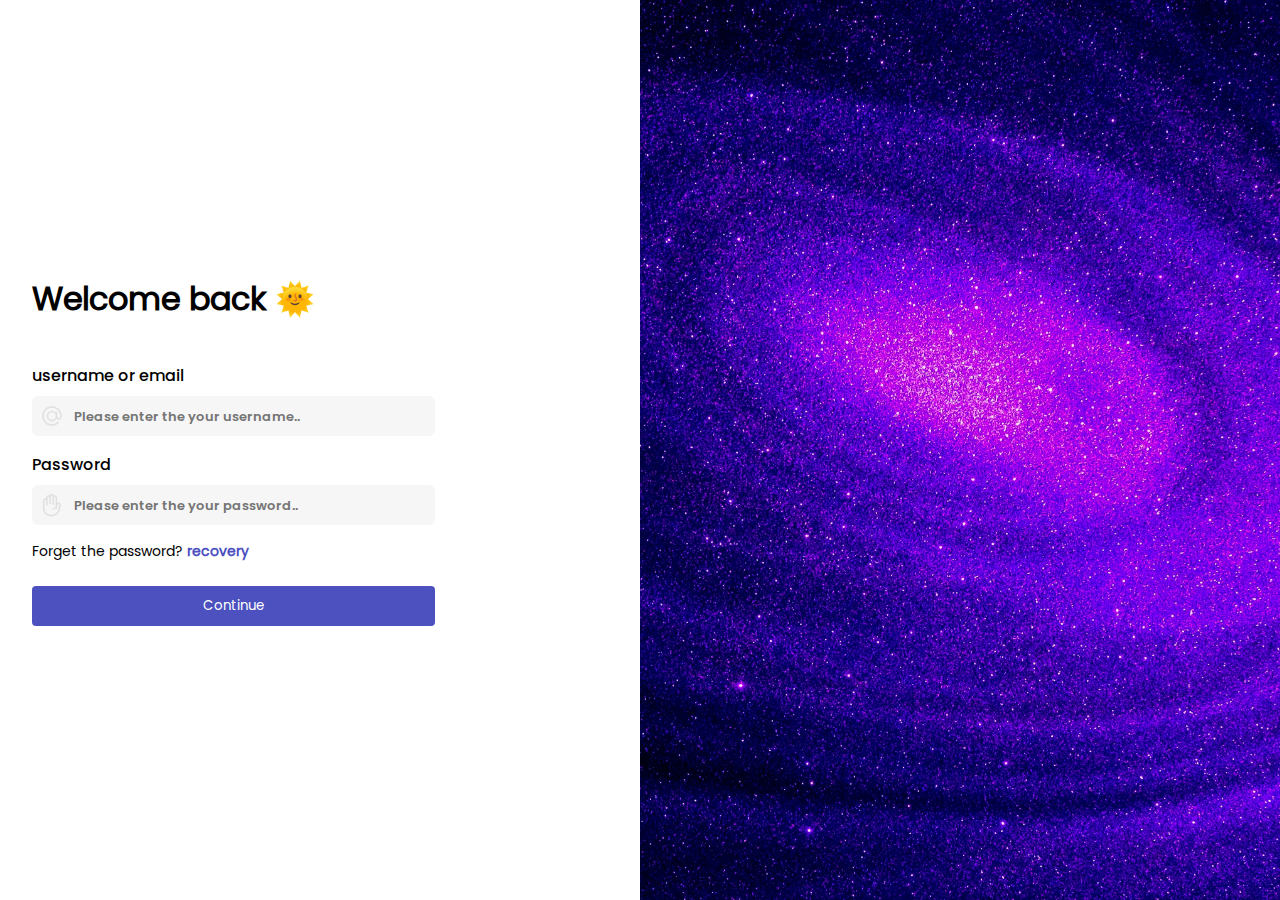
<file: src/Pages/Auth/Login/index.html>
<!DOCTYPE html>
<html lang="en">

<head>
    <meta charset="UTF-8">
    <meta name="viewport" content="width=device-width, initial-scale=1.0">
    <title> SabzSocial | Login</title>
    <link rel="stylesheet" href="/public/css/index.css">
    <link rel="stylesheet" href="/public/css/styles.css">
</head>

<!-- id="auth-container" -->

<body class="auth-page">
    <section id="auth-container">

        <form id="auth-form">
            <header>
                <h2 class="text-3xl">
                    Welcome back 🌞
                </h2>
            </header>

            <main class="mt-10">
             

                <div class="auth-input-card">
                    <label for="register_username" class="font-Poppins-Medium">
                        username or email
                    </label>
                    <div class="relative flex input-card items-center">
                        <input id="register_username" type="text" class="auth-input"
                            placeholder="Please enter the your username..">
                        <span class="absolute left-2 top-4 text-gray-300">
                            <svg xmlns="http://www.w3.org/2000/svg" fill="none" viewBox="0 0 24 24" stroke-width="1.5" stroke="currentColor" class="w-6 h-6">
                                <path stroke-linecap="round" stroke-linejoin="round" d="M16.5 12a4.5 4.5 0 1 1-9 0 4.5 4.5 0 0 1 9 0Zm0 0c0 1.657 1.007 3 2.25 3S21 13.657 21 12a9 9 0 1 0-2.636 6.364M16.5 12V8.25" />
                              </svg>
                              
                        </span>
                    </div>

                </div>

             

                </div>

                <div class="auth-input-card">
                    <label for="register_password" class="font-Poppins-Medium">
                        Password
                    </label>
                    <div class="relative flex input-card items-center">
                        <input id="register_password" type="password" class="auth-input"
                            placeholder="Please enter the your password..">
                        <span class="absolute left-2 top-4 text-gray-300">
                            <svg xmlns="http://www.w3.org/2000/svg" fill="none" viewBox="0 0 24 24" stroke-width="1.5" stroke="currentColor" class="w-6 h-6">
                                <path stroke-linecap="round" stroke-linejoin="round" d="M10.05 4.575a1.575 1.575 0 1 0-3.15 0v3m3.15-3v-1.5a1.575 1.575 0 0 1 3.15 0v1.5m-3.15 0 .075 5.925m3.075.75V4.575m0 0a1.575 1.575 0 0 1 3.15 0V15M6.9 7.575a1.575 1.575 0 1 0-3.15 0v8.175a6.75 6.75 0 0 0 6.75 6.75h2.018a5.25 5.25 0 0 0 3.712-1.538l1.732-1.732a5.25 5.25 0 0 0 1.538-3.712l.003-2.024a.668.668 0 0 1 .198-.471 1.575 1.575 0 1 0-2.228-2.228 3.818 3.818 0 0 0-1.12 2.687M6.9 7.575V12m6.27 4.318A4.49 4.49 0 0 1 16.35 15m.002 0h-.002" />
                              </svg>                              
                        </span>
                    </div>

                </div>

                <div class="flex items-center gap-1 text-sm">
                    <span>
                        Forget the password?
                    </span>
                    <span>
                        <strong>
                            <a href="#" class="text-indigo-700">
                                recovery
                            </a>
                        </strong>
                    </span>
                </div>
            </main>
            <footer class="mt-4">

                <button class="bg-indigo-700 text-white rounded-sm">
                    Continue
                </button>
            </footer>


        </form>
    </section>
    <div class="image-bg">
    </div>

    </form>
</body>

</html>
</file>
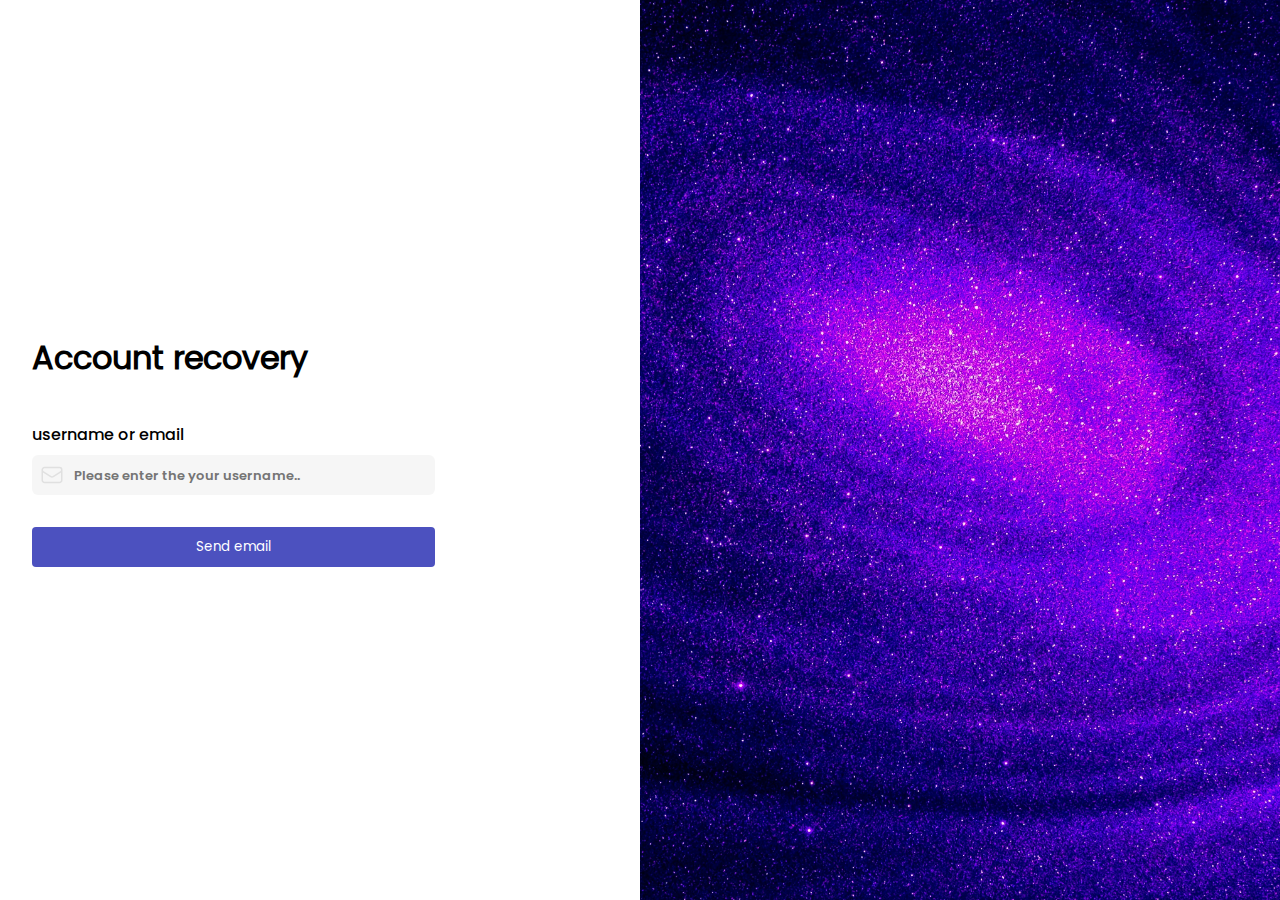
<file: src/Pages/Auth/Recovery/index.html>
<!DOCTYPE html>
<html lang="en">

<head>
    <meta charset="UTF-8">
    <meta name="viewport" content="width=device-width, initial-scale=1.0">
    <title> SabzSocial | Recovery</title>

    <link rel="stylesheet" href="/public/css/index.css">
    <link rel="stylesheet" href="/public/css/styles.css">
</head>

<!-- id="auth-container" -->

<body class="auth-page">
    <section id="auth-container">

        <form id="auth-form">
            <header>
                <h2 class="text-3xl">
                    Account recovery
                </h2>

            </header>

            <main class="mt-10">


                <div class="auth-input-card">
                    <label for="register_username" class="font-Poppins-Medium">
                        username or email
                    </label>
                    <div class="relative flex input-card items-center">
                        <input id="register_username" type="text" class="auth-input"
                            placeholder="Please enter the your username..">
                        <span class="absolute left-2 top-4 text-gray-300">
                            <svg xmlns="http://www.w3.org/2000/svg" fill="none" viewBox="0 0 24 24" stroke-width="1.5"
                                stroke="currentColor" class="w-6 h-6">
                                <path stroke-linecap="round" stroke-linejoin="round"
                                    d="M21.75 6.75v10.5a2.25 2.25 0 0 1-2.25 2.25h-15a2.25 2.25 0 0 1-2.25-2.25V6.75m19.5 0A2.25 2.25 0 0 0 19.5 4.5h-15a2.25 2.25 0 0 0-2.25 2.25m19.5 0v.243a2.25 2.25 0 0 1-1.07 1.916l-7.5 4.615a2.25 2.25 0 0 1-2.36 0L3.32 8.91a2.25 2.25 0 0 1-1.07-1.916V6.75" />
                            </svg>

                        </span>
                    </div>

                </div>



            </main>
            <footer class="mt-4">

                <button class="bg-indigo-700 text-white rounded-sm">
                    Send email
                </button>
            </footer>


        </form>
    </section>
    <div class="image-bg">
    </div>

    </form>
</body>

</html>
</file>
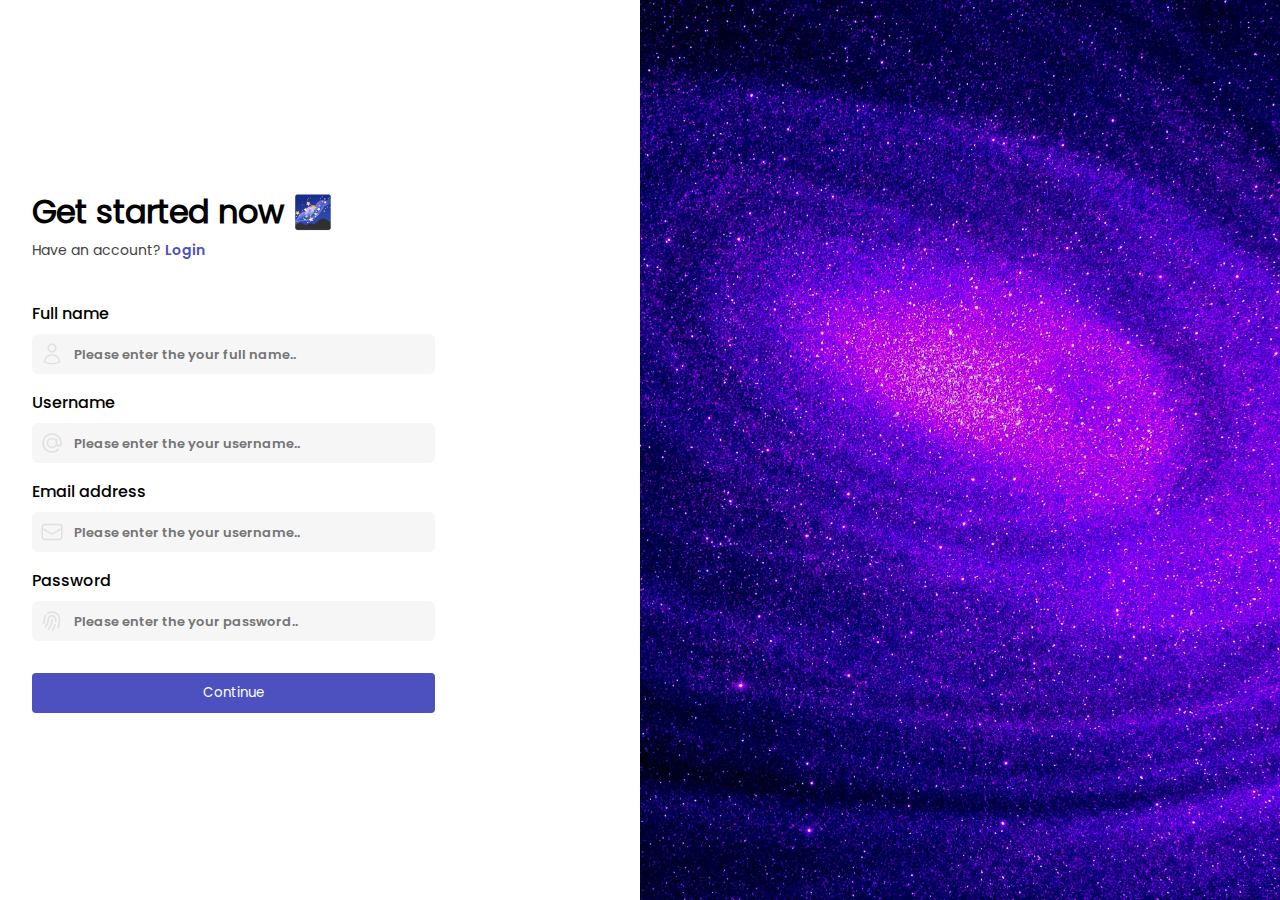
<file: src/Pages/Auth/Register/index.html>
<!DOCTYPE html>
<html lang="en">

<head>
    <meta charset="UTF-8">
    <meta name="viewport" content="width=device-width, initial-scale=1.0">
    <title> SabzSocial | Register</title>
    <link rel="stylesheet" href="/public/css/index.css">
    <link rel="stylesheet" href="/public/css/styles.css">
</head>

<!-- id="auth-container" -->

<body class="auth-page">
    <section id="auth-container">

        <form id="auth-form">
            <header>
                <h2 class="text-3xl">
                    Get started now 🌌
                </h2>
                <div class="flex text-sm mt-1 text-gray-800 items-center gap-1">
                    <span>
                        Have an account?
                    </span>
                    <a href="#" class="text-indigo-700 font-Poppins-SemiBold">Login</a>
                </div>
            </header>

            <main class="mt-10">
                <div class="auth-input-card">
                    <label for="register_fullName" class="font-Poppins-Medium">
                        Full name
                    </label>
                    <div class="relative flex input-card items-center">
                        <input id="register_fullName" type="text" class="auth-input"
                            placeholder="Please enter the your full name..">
                        <span class="absolute left-2 top-4 text-gray-300">
                            <svg xmlns="http://www.w3.org/2000/svg" fill="none" viewBox="0 0 24 24" stroke-width="1.5"
                                stroke="currentColor" class="w-6 h-6">
                                <path stroke-linecap="round" stroke-linejoin="round"
                                    d="M15.75 6a3.75 3.75 0 1 1-7.5 0 3.75 3.75 0 0 1 7.5 0ZM4.501 20.118a7.5 7.5 0 0 1 14.998 0A17.933 17.933 0 0 1 12 21.75c-2.676 0-5.216-.584-7.499-1.632Z" />
                            </svg>
                        </span>
                    </div>

                </div>

                <div class="auth-input-card">
                    <label for="register_username" class="font-Poppins-Medium">
                        Username
                    </label>
                    <div class="relative flex input-card items-center">
                        <input id="register_username" type="text" class="auth-input"
                            placeholder="Please enter the your username..">
                        <span class="absolute left-2 top-4 text-gray-300">
                            <svg xmlns="http://www.w3.org/2000/svg" fill="none" viewBox="0 0 24 24" stroke-width="1.5"
                                stroke="currentColor" class="w-6 h-6">
                                <path stroke-linecap="round" stroke-linejoin="round"
                                    d="M16.5 12a4.5 4.5 0 1 1-9 0 4.5 4.5 0 0 1 9 0Zm0 0c0 1.657 1.007 3 2.25 3S21 13.657 21 12a9 9 0 1 0-2.636 6.364M16.5 12V8.25" />
                            </svg>

                        </span>
                    </div>

                </div>

                <div class="auth-input-card">
                    <label for="register_email" class="font-Poppins-Medium">
                        Email address
                    </label>
                    <div class="relative flex input-card items-center">
                        <input id="register_email" type="email" class="auth-input"
                            placeholder="Please enter the your username..">
                        <span class="absolute left-2 top-4 text-gray-300">
                            <svg xmlns="http://www.w3.org/2000/svg" fill="none" viewBox="0 0 24 24" stroke-width="1.5"
                                stroke="currentColor" class="w-6 h-6">
                                <path stroke-linecap="round" stroke-linejoin="round"
                                    d="M21.75 6.75v10.5a2.25 2.25 0 0 1-2.25 2.25h-15a2.25 2.25 0 0 1-2.25-2.25V6.75m19.5 0A2.25 2.25 0 0 0 19.5 4.5h-15a2.25 2.25 0 0 0-2.25 2.25m19.5 0v.243a2.25 2.25 0 0 1-1.07 1.916l-7.5 4.615a2.25 2.25 0 0 1-2.36 0L3.32 8.91a2.25 2.25 0 0 1-1.07-1.916V6.75" />
                            </svg>
                        </span>
                    </div>

                </div>

                <div class="auth-input-card">
                    <label for="register_password" class="font-Poppins-Medium">
                        Password
                    </label>
                    <div class="relative flex input-card items-center">
                        <input id="register_password" type="password" class="auth-input"
                            placeholder="Please enter the your password..">
                        <span class="absolute left-2 top-4 text-gray-300">
                            <svg xmlns="http://www.w3.org/2000/svg" fill="none" viewBox="0 0 24 24" stroke-width="1.5"
                                stroke="currentColor" class="w-6 h-6">
                                <path stroke-linecap="round" stroke-linejoin="round"
                                    d="M7.864 4.243A7.5 7.5 0 0 1 19.5 10.5c0 2.92-.556 5.709-1.568 8.268M5.742 6.364A7.465 7.465 0 0 0 4.5 10.5a7.464 7.464 0 0 1-1.15 3.993m1.989 3.559A11.209 11.209 0 0 0 8.25 10.5a3.75 3.75 0 1 1 7.5 0c0 .527-.021 1.049-.064 1.565M12 10.5a14.94 14.94 0 0 1-3.6 9.75m6.633-4.596a18.666 18.666 0 0 1-2.485 5.33" />
                            </svg>
                        </span>
                    </div>

                </div>

            </main>
            <footer class="mt-4">
                <button class="bg-indigo-700 text-white rounded-sm">
                    Continue
                </button>
            </footer>


        </form>
    </section>
    <div class="image-bg">
    </div>

    </form>
</body>

</html>
</file>
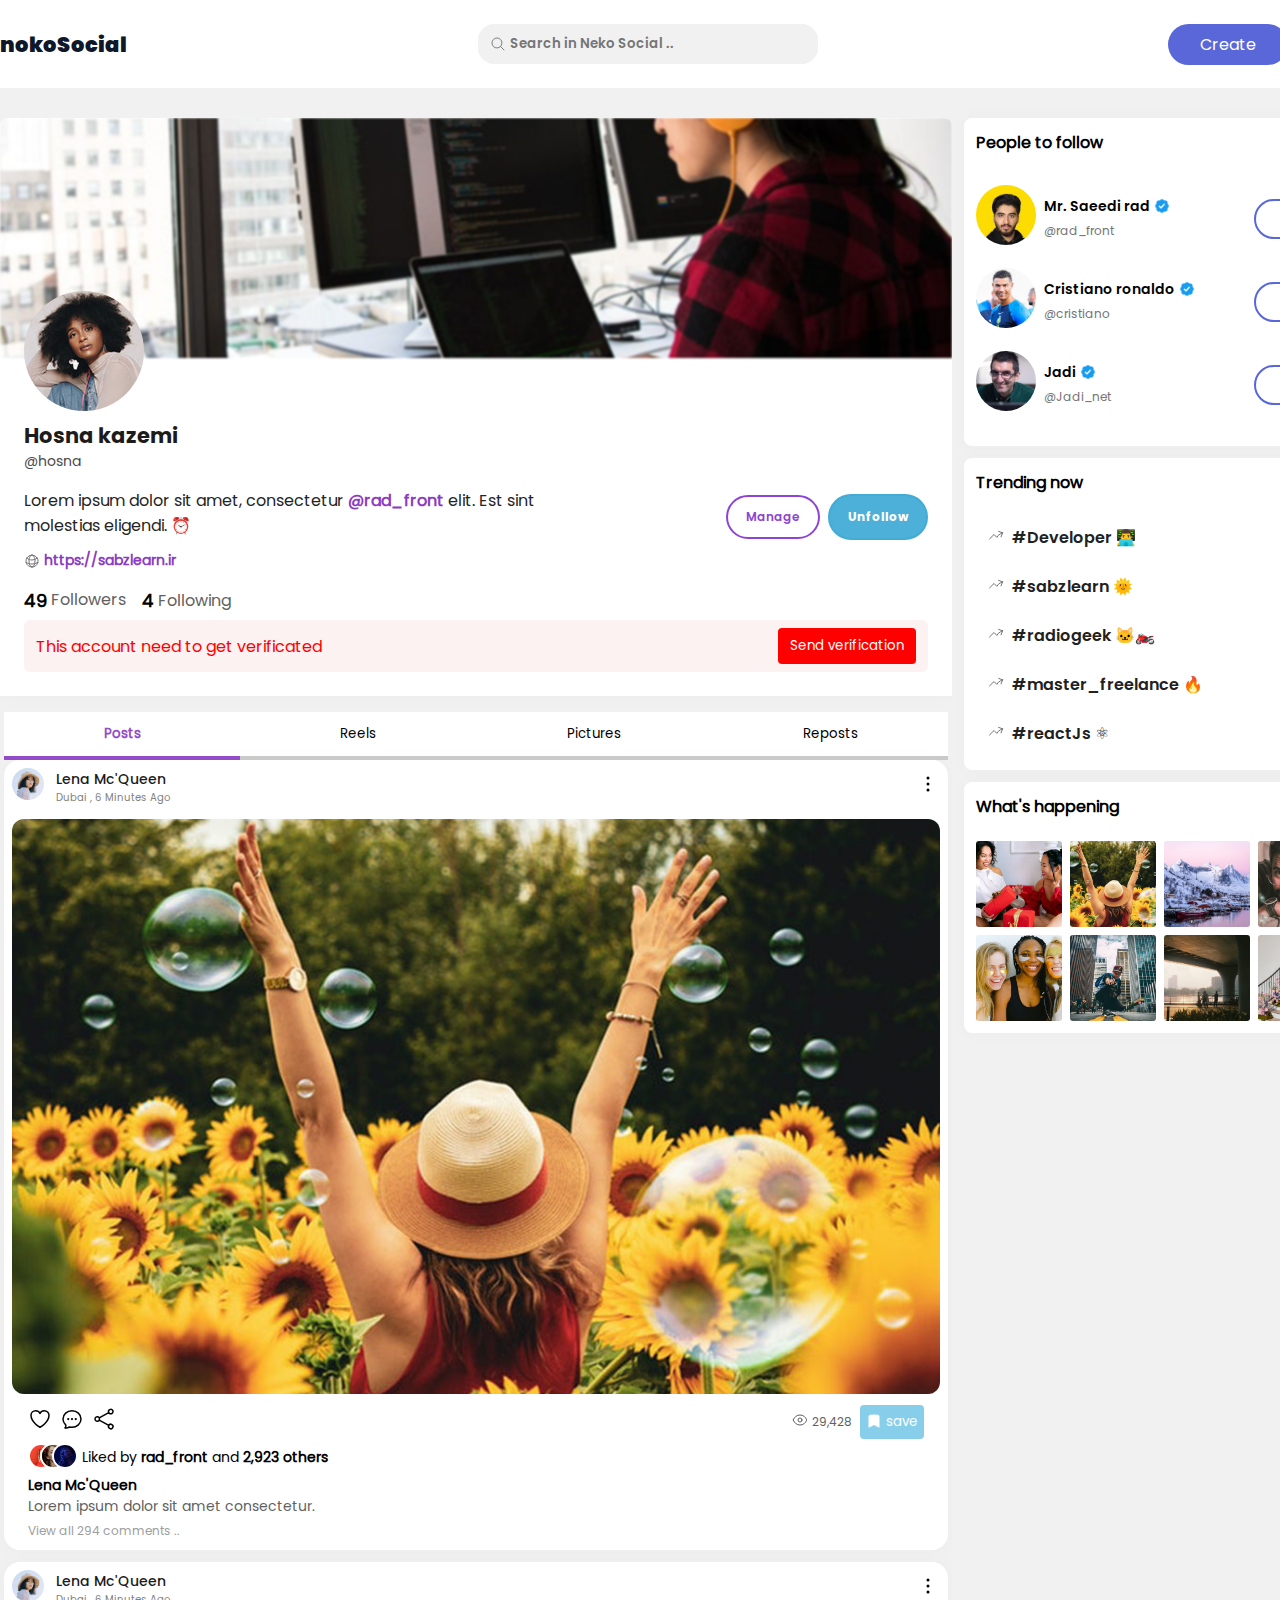
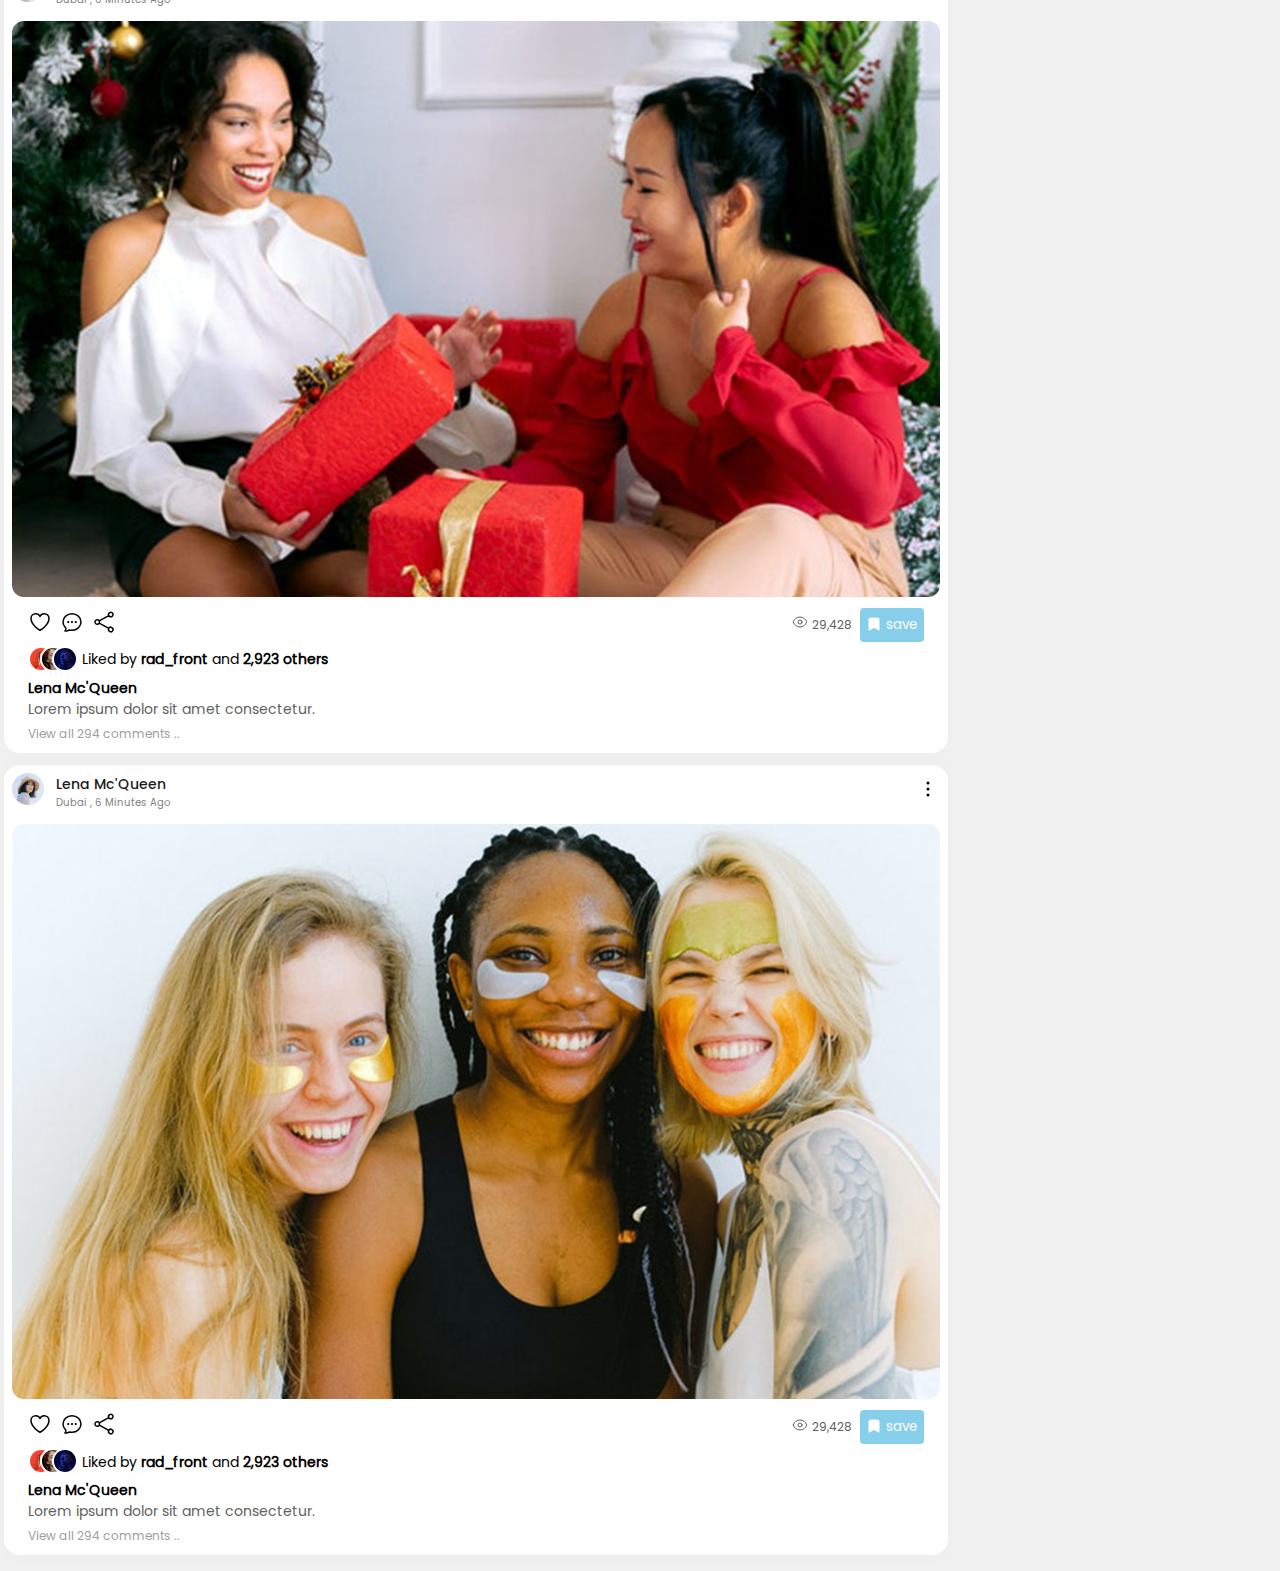
<file: src/Pages/Profiles/Hosna/index.html>
<!DOCTYPE html>
<html lang="en">
  <head>
    <meta charset="UTF-8" />
    <meta name="viewport" content="width=device-width, initial-scale=1.0" />
    <title>Profie |Lena Mc'Queen</title>
    <link rel="stylesheet" href="/public/css/index.css" />
    <link rel="stylesheet" href="/public/css/styles.css" />
    <link rel="stylesheet" href="/public/css/profile.css" />
  </head>

  <body>
    <!-- Header/navbar -->
    <header>
      <nav class="w-full flex-between py-5 container">
        <div>
          <a href="/index.html" class="logo text-xl"> nokoSocial </a>
        </div>
        <div class="relative search-box rounded-xl flex items-center">
          <span class="absolute search-icon top-2-5 left-3">
            <svg
              xmlns="http://www.w3.org/2000/svg"
              fill="none"
              viewBox="0 0 24 24"
              stroke-width="1.5"
              stroke="currentColor"
              class="w-4 h-4"
            >
              <path
                stroke-linecap="round"
                stroke-linejoin="round"
                d="m21 21-5.197-5.197m0 0A7.5 7.5 0 1 0 5.196 5.196a7.5 7.5 0 0 0 10.607 10.607Z"
              />
            </svg>
          </span>
          <input
            placeholder="Search in Neko Social .."
            type="text"
            class="bg-transparent px-8 w-full h-full"
          />
        </div>
        <div class="flex gap-6 items-center">
          <a
            class="create-button bg-indigo-600"
            href="/src/Pages/PostUpload/index.html"
          >
            Create
          </a>
          <div class="w-12 h-12 rounded-full overflow-hidden rounded-full">
            <button
              id="profileButton"
              class="w-full h-full bg-transparent border-none"
            >
              <img
                src="/public/images/profile-8.jpg"
                class="object-cover"
                alt="profile cover"
              />
            </button>
          </div>
        </div>
      </nav>
    </header>

    <!-- Main -->
    <main id="profile-container" class="container flex">
      <!-- Content -->
      <section id="profile-content" class="profile-content">
        <!-- Profile -->
        <div id="profile-details-card" class="shadow">
          <!-- Profile Header image -->
          <header class="profile-header">
            <img
              src="/public/images/feed-6.jpg"
              class="absolute cover z-0"
              alt=""
            />

            <!-- Profile Image -->
            <span class="profile-pic-card">
              <img
                src="/public/images/profile-3.jpg"
                class="profile-pic"
                alt=""
              />
            </span>
          </header>
          <main class="profile-main">
            <!-- Content -->
            <div class="flex justify-between">
              <div>
                <!-- Profile username -->
                <h4 id="profile-username" class="text-xl font-Poppins-Bold">
                  Hosna kazemi
                </h4>

                <!-- Profile id -->
                <p id="profile-id">@hosna</p>

                <!-- Profile Caption -->
                <p class="mt-4" id="profile-caption">
                  Lorem ipsum dolor sit amet, consectetur
                  <a href="#" class="url">@rad_front</a> elit. Est sint
                  molestias eligendi. ⏰
                </p>

                <!-- Profile Link -->
                <div class="flex items-center gap-1 mt-3 text">
                  <svg
                    xmlns="http://www.w3.org/2000/svg"
                    fill="none"
                    viewBox="0 0 24 24"
                    stroke-width="1.5"
                    stroke="currentColor"
                    class="w-4 text-gray-600 h-4"
                  >
                    <path
                      stroke-linecap="round"
                      stroke-linejoin="round"
                      d="M12 21a9.004 9.004 0 0 0 8.716-6.747M12 21a9.004 9.004 0 0 1-8.716-6.747M12 21c2.485 0 4.5-4.03 4.5-9S14.485 3 12 3m0 18c-2.485 0-4.5-4.03-4.5-9S9.515 3 12 3m0 0a8.997 8.997 0 0 1 7.843 4.582M12 3a8.997 8.997 0 0 0-7.843 4.582m15.686 0A11.953 11.953 0 0 1 12 10.5c-2.998 0-5.74-1.1-7.843-2.918m15.686 0A8.959 8.959 0 0 1 21 12c0 .778-.099 1.533-.284 2.253m0 0A17.919 17.919 0 0 1 12 16.5c-3.162 0-6.133-.815-8.716-2.247m0 0A9.015 9.015 0 0 1 3 12c0-1.605.42-3.113 1.157-4.418"
                    />
                  </svg>

                  <a href="#" class="url text-sm"> https://sabzlearn.ir </a>
                </div>
                <!-- Profile Followers/Following count -->
                <div class="flex items center gap-4 mt-4">
                  <div class="flex items center cursor-pointer gap-1">
                    <span class="count">49</span>
                    <span class="text-gray-700">Followers</span>
                  </div>
                  <div
                    id="followings"
                    class="flex items-center cursor-pointer gap-1"
                  >
                    <span class="count">4</span>
                    <span class="text-gray-700">Following</span>
                  </div>
                </div>
              </div>

              <!-- Manage -->
              <div class="flex items-center gap-2">
                <a
                  href="/src/Pages/ProfileUpdate/Hosna/index.html"
                  class="min-w-max flex items-center gap-1 manage-button"
                >
                  <span> Manage </span>
                </a>
                <button class="unfollow-button font-Poppins-Bold">
                  Unfollow
                </button>
              </div>
            </div>

            <!-- Verification Required Alert -->
            <div class="alert error">
              <div>
                <span> This account need to get verificated </span>
              </div>
              <div>
                <button class="send-verification">Send verification</button>
              </div>
            </div>
          </main>
        </div>

        <!-- Feeds/Posts -->
        <div id="profile-feeds">
          <header id="buttons-container" class="flex items-center"></header>

          <!-- Feeds -->
          <main id="feeds-container"></main>

          <!-- Footer -->
          <footer></footer>
        </div>
      </section>

      <!-- Sidebar -->
      <aside class="profile-sidebar">
        <section class="profile-side-card shadow">
          <header class="flex justify-between">
            <h5 claas="side-title" style="font-size: 16px">People to follow</h5>
            <div>
              <button>
                <svg
                  xmlns="http://www.w3.org/2000/svg"
                  fill="none"
                  viewBox="0 0 24 24"
                  stroke-width="1.5"
                  stroke="currentColor"
                  class="w-6 h-6"
                >
                  <path
                    stroke-linecap="round"
                    stroke-linejoin="round"
                    d="M12 6.75a.75.75 0 1 1 0-1.5.75.75 0 0 1 0 1.5ZM12 12.75a.75.75 0 1 1 0-1.5.75.75 0 0 1 0 1.5ZM12 18.75a.75.75 0 1 1 0-1.5.75.75 0 0 1 0 1.5Z"
                  />
                </svg>
              </button>
            </div>
          </header>
          <main class="mt-6">
            <article class="people-follow">
              <div class="flex items-center gap-2">
                <div>
                  <img
                    src="/public/images/rad_front.jpg"
                    class="w-15 rounded-full"
                    alt=""
                  />
                </div>
                <div class="">
                  <div class="flex items-center gap-1">
                    <p class="text-sm font-Poppins-SemiBold">Mr. Saeedi rad</p>
                    <img src="/public/images/verify.png" class="w-4" alt="" />
                  </div>
                  <button class="text-xs text-gray-600 max-w-max">
                    @rad_front
                  </button>
                </div>
              </div>
              <div>
                <button class="follow-button">Follow</button>
              </div>
            </article>
            <article class="people-follow">
              <div class="flex items-center gap-2">
                <div>
                  <img
                    src="/public/images/cristiano.png"
                    class="w-15 h-15 rounded-full"
                    alt=""
                  />
                </div>
                <div class="">
                  <div class="flex items-center gap-1">
                    <p class="text-sm font-Poppins-SemiBold">
                      Cristiano ronaldo
                    </p>
                    <img src="/public/images/verify.png" class="w-4" alt="" />
                  </div>
                  <button class="text-xs text-gray-600 max-w-max">
                    @cristiano
                  </button>
                </div>
              </div>
              <div>
                <button class="follow-button">Follow</button>
              </div>
            </article>
            <article class="people-follow">
              <div class="flex items-center gap-2">
                <div>
                  <img
                    src="/public/images/jadi.jpg"
                    class="w-15 rounded-full"
                    alt=""
                  />
                </div>
                <div class="">
                  <div class="flex items-center gap-1">
                    <p class="text-sm font-Poppins-SemiBold">Jadi</p>
                    <img src="/public/images/verify.png" class="w-4" alt="" />
                  </div>
                  <button class="text-xs text-gray-600 max-w-max">
                    @Jadi_net
                  </button>
                </div>
              </div>
              <div>
                <button class="follow-button">Follow</button>
              </div>
            </article>
          </main>
        </section>

        <section class="profile-side-card shadow">
          <header class="flex justify-between">
            <h5 claas="side-title" style="font-size: 16px">Trending now</h5>
            <div>
              <button>
                <svg
                  xmlns="http://www.w3.org/2000/svg"
                  fill="none"
                  viewBox="0 0 24 24"
                  stroke-width="1.5"
                  stroke="currentColor"
                  class="w-6 h-6"
                >
                  <path
                    stroke-linecap="round"
                    stroke-linejoin="round"
                    d="M12 6.75a.75.75 0 1 1 0-1.5.75.75 0 0 1 0 1.5ZM12 12.75a.75.75 0 1 1 0-1.5.75.75 0 0 1 0 1.5ZM12 18.75a.75.75 0 1 1 0-1.5.75.75 0 0 1 0 1.5Z"
                  />
                </svg>
              </button>
            </div>
          </header>
          <main class="font-Poppins-SemiBold mt-3">
            <article class="p-3">
              <a href="#" class="flex items-center gap-2 text-gray-900">
                <span class="text-gray-600">
                  <svg
                    xmlns="http://www.w3.org/2000/svg"
                    fill="none"
                    viewBox="0 0 24 24"
                    stroke-width="1.5"
                    stroke="currentColor"
                    class="w-4 h-4"
                  >
                    <path
                      stroke-linecap="round"
                      stroke-linejoin="round"
                      d="M2.25 18 9 11.25l4.306 4.306a11.95 11.95 0 0 1 5.814-5.518l2.74-1.22m0 0-5.94-2.281m5.94 2.28-2.28 5.941"
                    />
                  </svg>
                </span>
                <span> #Developer 👨‍💻 </span>
              </a>
            </article>
            <article class="p-3">
              <a href="#" class="flex items-center gap-2 text-gray-900">
                <span class="text-gray-600">
                  <svg
                    xmlns="http://www.w3.org/2000/svg"
                    fill="none"
                    viewBox="0 0 24 24"
                    stroke-width="1.5"
                    stroke="currentColor"
                    class="w-4 h-4"
                  >
                    <path
                      stroke-linecap="round"
                      stroke-linejoin="round"
                      d="M2.25 18 9 11.25l4.306 4.306a11.95 11.95 0 0 1 5.814-5.518l2.74-1.22m0 0-5.94-2.281m5.94 2.28-2.28 5.941"
                    />
                  </svg>
                </span>
                <span> #sabzlearn 🌞 </span>
              </a>
            </article>
            <article class="p-3">
              <a href="#" class="flex items-center gap-2 text-gray-900">
                <span class="text-gray-600">
                  <svg
                    xmlns="http://www.w3.org/2000/svg"
                    fill="none"
                    viewBox="0 0 24 24"
                    stroke-width="1.5"
                    stroke="currentColor"
                    class="w-4 h-4"
                  >
                    <path
                      stroke-linecap="round"
                      stroke-linejoin="round"
                      d="M2.25 18 9 11.25l4.306 4.306a11.95 11.95 0 0 1 5.814-5.518l2.74-1.22m0 0-5.94-2.281m5.94 2.28-2.28 5.941"
                    />
                  </svg>
                </span>
                <span> #radiogeek 🐱‍🏍 </span>
              </a>
            </article>
            <article class="p-3">
              <a href="#" class="flex items-center gap-2 text-gray-900">
                <span class="text-gray-600">
                  <svg
                    xmlns="http://www.w3.org/2000/svg"
                    fill="none"
                    viewBox="0 0 24 24"
                    stroke-width="1.5"
                    stroke="currentColor"
                    class="w-4 h-4"
                  >
                    <path
                      stroke-linecap="round"
                      stroke-linejoin="round"
                      d="M2.25 18 9 11.25l4.306 4.306a11.95 11.95 0 0 1 5.814-5.518l2.74-1.22m0 0-5.94-2.281m5.94 2.28-2.28 5.941"
                    />
                  </svg>
                </span>
                <span> #master_freelance 🔥 </span>
              </a>
            </article>
            <article class="p-3">
              <a href="#" class="flex items-center gap-2 text-gray-900">
                <span class="text-gray-600">
                  <svg
                    xmlns="http://www.w3.org/2000/svg"
                    fill="none"
                    viewBox="0 0 24 24"
                    stroke-width="1.5"
                    stroke="currentColor"
                    class="w-4 h-4"
                  >
                    <path
                      stroke-linecap="round"
                      stroke-linejoin="round"
                      d="M2.25 18 9 11.25l4.306 4.306a11.95 11.95 0 0 1 5.814-5.518l2.74-1.22m0 0-5.94-2.281m5.94 2.28-2.28 5.941"
                    />
                  </svg>
                </span>
                <span> #reactJs ⚛ </span>
              </a>
            </article>
          </main>
        </section>

        <section class="profile-side-card shadow">
          <header class="flex justify-between">
            <h5 claas="side-title" style="font-size: 16px">What's happening</h5>
            <div>
              <button>
                <svg
                  xmlns="http://www.w3.org/2000/svg"
                  fill="none"
                  viewBox="0 0 24 24"
                  stroke-width="1.5"
                  stroke="currentColor"
                  class="w-6 h-6"
                >
                  <path
                    stroke-linecap="round"
                    stroke-linejoin="round"
                    d="M12 6.75a.75.75 0 1 1 0-1.5.75.75 0 0 1 0 1.5ZM12 12.75a.75.75 0 1 1 0-1.5.75.75 0 0 1 0 1.5ZM12 18.75a.75.75 0 1 1 0-1.5.75.75 0 0 1 0 1.5Z"
                  />
                </svg>
              </button>
            </div>
          </header>
          <main id="whats-happening" class="mt-4">
            <article class="wh-card">
              <img src="/public/images/feed-1.jpg" alt="" />
            </article>
            <article class="wh-card">
              <img src="/public/images/feed-3.jpg" alt="" />
            </article>
            <article class="wh-card">
              <img src="/public/images/feed-9.jpg" alt="" />
            </article>
            <article class="wh-card">
              <img src="/public/images/feed-2.jpg" alt="" />
            </article>
            <article class="wh-card">
              <img src="/public/images/feed-4.jpg" alt="" />
            </article>
            <article class="wh-card">
              <img src="/public/images/feed-5.jpg" alt="" />
            </article>
            <article class="wh-card">
              <img src="/public/images/feed-10.jpg" alt="" />
            </article>
            <article class="wh-card">
              <img src="/public/images/feed-8.jpg" alt="" />
            </article>
          </main>
        </section>
      </aside>
    </main>

    <!-- Footer -->
    <footer class="flex items-center gap-2"></footer>

    <!-- Modal -->
    <section id="modal" class="modal-screen">
      <section id="modal-card"></section>
    </section>

    <!-- Scripts -->
    <script src="/src/Functions/profile.js"></script>
    <script src="/src/Functions/index.js"></script>
  </body>
</html>
</file>
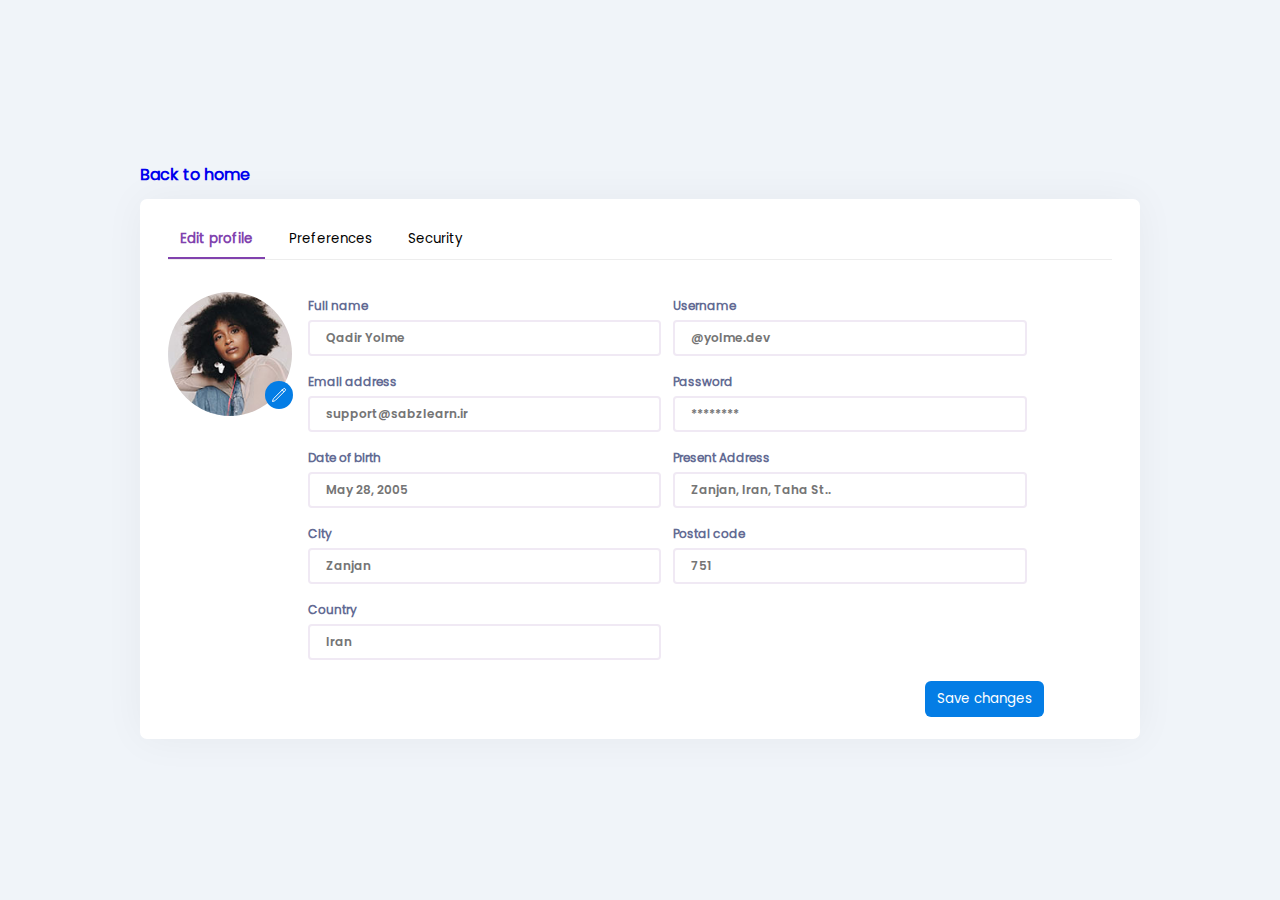
<file: src/Pages/ProfileUpdate/Hosna/index.html>
<!DOCTYPE html>
<html lang="en">
  <head>
    <meta charset="UTF-8" />
    <meta name="viewport" content="width=device-width, initial-scale=1.0" />
    <title>Profile Edit</title>
    <link rel="stylesheet" href="/public/css/index.css" />
    <link rel="stylesheet" href="/public/css/styles.css" />
  </head>

  <body id="profile-edit-wrapper">
    <div class="back-to-home">
      <a href="/index.html">Back to home </a>
    </div>

    <section id="profile-edit-form">
      <header id="profile-edit-header">
        <button class="current-tab">Edit profile</button>
        <button>Preferences</button>
        <button>Security</button>
      </header>

      <main id="profile-edit-main">
        <!-- Profile Picture -->
        <section id="edit-profile-picture-card">
          <div
            id="edit-profile-picture"
            class="w-18 h-18 rounded-full overflow-hidden"
          >
            <img
              src="/public/images/profile-3.jpg"
              alt="Profile"
              class="object-cover"
            />
          </div>

          <span id="edit-button">
            <svg
              xmlns="http://www.w3.org/2000/svg"
              fill="none"
              viewBox="0 0 24 24"
              stroke-width="1.5"
              stroke="currentColor"
              class="w-4 h-4"
            >
              <path
                stroke-linecap="round"
                stroke-linejoin="round"
                d="m16.862 4.487 1.687-1.688a1.875 1.875 0 1 1 2.652 2.652L6.832 19.82a4.5 4.5 0 0 1-1.897 1.13l-2.685.8.8-2.685a4.5 4.5 0 0 1 1.13-1.897L16.863 4.487Zm0 0L19.5 7.125"
              />
            </svg>
          </span>
        </section>

        <!-- Edit Profile Content/inputs -->
        <section id="edit-profile-content">
          <section id="edit-profile-container">
            <!-- Name Input -->
            <article class="edit-profile_input-card">
              <label for="profile-fullName" class="text-xs"> Full name </label>
              <div class="profile-edit-input-card">
                <input
                  class="profile-edit-input"
                  id="profile-fullName"
                  type="text"
                  placeholder="Qadir Yolme"
                />
              </div>
            </article>

            <!-- Username Input -->
            <article class="edit-profile_input-card">
              <label for="profile-username" class="text-xs"> Username </label>
              <div class="profile-edit-input-card">
                <input
                  class="profile-edit-input"
                  id="profile-username"
                  type="text"
                  placeholder="@yolme.dev"
                />
              </div>
            </article>

            <!-- Email Input -->
            <article class="edit-profile_input-card">
              <label for="profile-email" class="text-xs"> Email address </label>
              <div class="profile-edit-input-card">
                <input
                  class="profile-edit-input"
                  id="profile-email"
                  type="text"
                  placeholder="support@sabzlearn.ir"
                />
              </div>
            </article>

            <!-- Username Input -->
            <article class="edit-profile_input-card">
              <label for="profile-password" class="text-xs"> Password </label>
              <div class="profile-edit-input-card">
                <input
                  class="profile-edit-input"
                  id="profile-password"
                  type="text"
                  placeholder="********"
                />
              </div>
            </article>

            <!-- Birthday Input -->
            <article class="edit-profile_input-card">
              <label for="profile-birthday" class="text-xs">
                Date of birth
              </label>
              <div class="profile-edit-input-card">
                <input
                  class="profile-edit-input"
                  id="profile-birthday"
                  type="text"
                  placeholder="May 28, 2005"
                />
              </div>
            </article>

            <!-- Address Input -->
            <article class="edit-profile_input-card">
              <label for="profile-address" class="text-xs">
                Present Address
              </label>
              <div class="profile-edit-input-card">
                <input
                  class="profile-edit-input"
                  id="profile-address"
                  type="text"
                  placeholder="Zanjan, Iran, Taha St.."
                />
              </div>
            </article>

            <!-- City Input -->
            <article class="edit-profile_input-card">
              <label for="profile-city" class="text-xs"> City </label>
              <div class="profile-edit-input-card">
                <input
                  class="profile-edit-input"
                  id="profile-city"
                  type="text"
                  placeholder="Zanjan"
                />
              </div>
            </article>

            <!-- postal Input -->
            <article class="edit-profile_input-card">
              <label for="profile-postal" class="text-xs"> Postal code </label>
              <div class="profile-edit-input-card">
                <input
                  class="profile-edit-input"
                  id="profile-postal"
                  type="text"
                  placeholder="751"
                />
              </div>
            </article>

            <!-- country Input -->
            <article class="edit-profile_input-card">
              <label for="profile-country" class="text-xs"> Country </label>
              <div class="profile-edit-input-card">
                <input
                  class="profile-edit-input"
                  id="profile-country"
                  type="text"
                  placeholder="Iran"
                />
              </div>
            </article>
          </section>

          <div class="flex" id="edit-porile-button-card">
            <button id="edit-profile-button">Save changes</button>
          </div>
        </section>
      </main>
    </section>
  </body>
</html>
</file>
<file: public/css/index.css>
/* Normilizing the application styles  */
* {
    padding: 0;
    margin: 0;
    box-sizing: border-box;
}

:root {
    --main-purple: #7c3aed,
}

input {
    outline: none;
    border: none;
    width: 100%;
    height: 100%;
    background: transparent;
    font-family: 'Poppins-Regular' !important;
}

.max-w-max {
    width: max-content;
}

.max-h-max {
    height: max-content;
}

.extra-small-font {
    font-size: 11px;
}

a {
    list-style: none;
    text-decoration: none;
}

/* Application Fonts */
@font-face {
    font-family: 'Poppins-Light';
    src: url(../fonts/Poppins/Poppins-Light.ttf);
}

@font-face {
    font-family: 'Poppins-Regular';
    src: url(../fonts/Poppins/Poppins-Regular.ttf);
}

@font-face {
    font-family: 'Poppins-Medium';
    src: url(../fonts/Poppins/Poppins-Medium.ttf);
}

@font-face {
    font-family: 'Poppins-SemiBold';
    src: url(../fonts/Poppins/Poppins-SemiBold.ttf);
}

@font-face {
    font-family: 'Poppins-Bold';
    src: url(../fonts/Poppins/Poppins-Bold.ttf);
}

@font-face {
    font-family: 'Poppins-ExtraBold';
    src: url(../fonts/Poppins/Poppins-ExtraBold.ttf);
}

@font-face {
    font-family: 'Poppins-Black';
    src: url(../fonts/Poppins/Poppins-Black.ttf);
}

/* Container */
.container {
    margin: 0 auto;
    width: 1360px !important;
}

@media screen and (max-width:1200px) {
    .container {
        max-width: 1200px;
    }
}

@media screen and (max-width:992px) {
    .container {
        max-width: 992px;
    }
}

@media screen and (max-width:768px) {
    .container {
        max-width: 768px;
    }
}

@media screen and (max-width:578px) {
    .container {
        max-width: 578px;
    }
}

span strong {
    cursor: pointer;
}

.text-red {
    color: red;
}

.url {
    color: rgb(139, 59, 196);
    transition: all ease 200ms;
    font-weight: bold;
}

.url:hover {
    color: rgb(115, 29, 177);

}

.cursor-pointer {
    cursor: pointer;
}

/* Application Reusable classes */

.flex {
    display: flex;
}

.flex-wrap {
    flex-wrap: wrap;
}

.justify-content-center {
    justify-content: center;
}

.items-center {
    align-items: center;
}

.gap-px {
    gap: 1px;
}

.gap-1 {
    gap: 4px
}

.gap-2 {
    gap: 8px;
}

.gap-3 {
    gap: 12px;
}

.gap-4 {
    gap: 16px;
}

.gap-5 {
    gap: 20px;
}

.gap-6 {
    gap: 24px;
}

.gap-7 {
    gap: 28px;
}

.gap-8 {
    gap: 32px;
}

.gap-9 {
    gap: 36px;
}

.gap-10 {
    gap: 40px;
}

.flex-center {
    display: flex;
    justify-content: center;
    align-items: center;
}

.flex-items-center {
    display: flex;
    align-items: center;
}

a:visited {
    color: #212121;
}


.inline-block {
    display: inline-block;
}

.flex-col {
    flex-direction: column;
}

.flex-between {
    display: flex;
    align-items: center;
    justify-content: space-between;
}


.justify-end {
    justify-content: end;
}

.justify-center {
    justify-content: center;
}

.w-full {
    width: 100%;
}


.py-1 {
    padding: 4px 0;
}

.py-2 {
    padding: 8px 0;
}

.py-3 {
    padding: 12px 0;
}

.py-4 {
    padding: 16px 0;
}

.py-5 {
    padding: 20px 0;
}

.py-6 {
    padding: 24px 0;
}

.py-7 {
    padding: 28px 0;
}

.py-8 {
    padding: 32px 0;
}

.py-9 {
    padding: 36px 0;
}

.py-10 {
    padding: 40px 0;
}


.px-1 {
    padding: 0 4px;
}

.px-2 {
    padding: 0 8px;
}

.px-3 {
    padding: 0 12px;
}

.line-clamp-2 {
    display: -webkit-box;
    -webkit-line-clamp:2;
    -webkit-box-orient: vertical;  
    overflow: hidden;
}

.text-gold {
    color: gold;
}

.px-4 {
    padding: 0 16px;
}

.px-5 {
    padding: 0 20px;
}

.px-6 {
    padding: 0 24px;
}

.px-7 {
    padding: 0 28px;
}

.px-8 {
    padding: 0 32px;
}

.px-9 {
    padding: 0 36px;
}

.px-10 {
    padding: 0 40px;
}

.pl-1 {
    padding-left: 4px;
}

.pl-2 {
    padding-left: 8px;
}

.pl-3 {
    padding-left: 12px;
}

.pl-4 {
    padding-left: 16px;
}

.pl-5 {
    padding-left: 20px;
}

.pl-6 {
    padding-left: 24px;
}

.pl-7 {
    padding-left: 28px;
}

.pl-8 {
    padding-left: 32px;
}

.pl-9 {
    padding-left: 36px;
}

.pl-10 {
    padding-left: 40px;
}

.pr-1 {
    padding-right: 4px;
}

.pr-2 {
    padding-right: 8px;
}

.pr-3 {
    padding-right: 12px;
}

.pr-4 {
    padding-right: 16px;
}

.pr-5 {
    padding-right: 20px;
}

.pr-6 {
    padding-right: 24px;
}

.pr-7 {
    padding-right: 28px;
}

.pr-8 {
    padding-right: 32px;
}

.pr-9 {
    padding-right: 36px;
}

.pr-10 {
    padding-right: 40px;
}

.p-1 {
    padding: 4px;
}

.p-2 {
    padding: 8px;
}

.p-3 {
    padding: 12px;
}

.p-4 {
    padding: 16px;
}

.p-5 {
    padding: 20px;
}

.p-6 {
    padding: 24px;
}

.p-7 {
    padding: 28px;
}

.p-8 {
    padding: 32px;
}

.p-9 {
    padding: 36px;
}

.p-10 {
    padding: 40px;
}


.bg-white {
    background: white;
}

.text-base {
    font-size: 16;
}

.text-sm {
    font-size: 14px;
}

.text-xs {
    font-size: 12px;
}

.text-lg {
    font-size: 18px;
}

.text-xl {
    font-size: 21px;
}

.text-2xl {
    font-size: 24px;
}

.text-3xl {
    font-size: 32px;
}

.text-4xl {
    font-size: 36px;
}

.text-5xl {
    font-size: 40px;
}

.text-6xl {
    font-size: 48px;
}

.h-1 {
    height: 4px;
}

.h-2 {
    height: 8px;
}

.h-3 {
    height: 12px;
}

.h-4 {
    height: 16px;
}

.h-5 {
    height: 20px;
}

.h-6 {
    height: 24px;
}

.h-7 {
    height: 28px;
}

.h-8 {
    height: 32px;
}

.h-9 {
    height: 36px;
}

.h-10 {
    height: 40px;
}


.h-full {
    height: 100%;
}


.w-1 {
    width: 4px;
}

.w-2 {
    width: 8px;
}

.w-3 {
    width: 12px;
}

.w-4 {
    width: 16px;
}

.w-5 {
    width: 20px;
}

.w-6 {
    width: 24px;
}

.w-7 {
    width: 28px;
}

.w-8 {
    width: 32px;
}

.w-9 {
    width: 36px;
}

.w-10 {
    width: 40px;
}


.w-11 {
    width: 44px;
}

.h-11 {
    height: 44px;
}

.w-12 {
    width: 48px;
}

.h-12 {
    height: 48px;
}

.w-13 {
    width: 52px;
}

.h-13 {
    height: 52px;
}

.w-14 {
    width: 56px;
}

.h-14 {
    height: 56px;
}

.w-15 {
    width: 60px;
}

.h-15 {
    height: 60px;
}

.w-16 {
    width: 64px;
}

.h-16 {
    height: 64px;
}

.left-1 {
    left: 4px;
}

.left-2 {
    left: 8px;
}

.left-3 {
    left: 12px;
}

.left-4 {
    left: 16px;
}

.left-5 {
    left: 20px;
}

.left-6 {
    left: 24px;
}

.left-7 {
    left: 28px;
}

.left-8 {
    left: 32px;
}

.left-9 {
    left: 36px;
}

.left-10 {
    left: 40px;
}


.right-1 {
    right: 4px;
}

.right-2 {
    right: 8px;
}

.min-w-max {
    min-width: max-content;
}

.right-3 {
    right: 12px;
}

.right-4 {
    right: 16px;
}

.right-5 {
    right: 20px;
}

.right-6 {
    right: 24px;
}

.right-7 {
    right: 28px;
}

.right-8 {
    right: 32px;
}

.right-9 {
    right: 36px;
}

.right-10 {
    right: 40px;
}

.top-1 {
    top: 4px;
}

.top-2 {
    top: 8px;
}

.top-2-5 {
    top: 10px;
}

.top-3 {
    top: 12px;
}

.top-4 {
    top: 16px;
}

.top-5 {
    top: 20px;
}

.top-6 {
    top: 24px;
}

.top-7 {
    top: 28px;
}

.top-8 {
    top: 32px;
}

.top-9 {
    top: 36px;
}

.top-10 {
    top: 40px;
}


.bg-transparent {
    background: transparent;
}

.relative {
    position: relative;
}

.rounded {
    border-radius: 3px;
}

.rounded-sm {
    border-radius: 4px;
}

.rounded-md {
    border-radius: 8px;
}

.rounded-lg {
    border-radius: 12px;
}

.rounded-xl {
    border-radius: 16px;
}

.rounded-2xl {
    border-radius: 20px;
}

.rounded-3xl {
    border-radius: 24px;
}

.rounded-full {
    border-radius: 10000px;
}

.overflow-hidden {
    overflow: hidden;
}


.absolute {
    position: absolute;
}

button {
    cursor: pointer;
    width: 100%;
    height: 100%;
    background-color: transparent;
    outline: none;
    border: none;
    font-family: "Poppins-Regular" !important;
}

.overflow-y-visible {
    overflow-y: auto;
}

.border {
    border: 1px solid rgba(128, 128, 128, 0.138);
}

.border-b {
    padding-bottom: 6px;
    border-bottom: 1px solid rgba(128, 128, 128, 0.168);
}

.justify-between {
    justify-content: space-between;
}

.border-none {
    border: none;
}

.bg-gray-100 {
    background: #f5f5f5
}

.bg-gray-200 {
    background: #eeeeee
}

.bg-gray-300 {
    background: #e0e0e0
}

.bg-gray-400 {
    background: #bdbdbd
}

.bg-gray-500 {
    background: #9e9e9e
}

.bg-gray-600 {
    background: #757575
}

.bg-gray-700 {
    background: #616161
}

.bg-gray-800 {
    background: #424242
}

.bg-gray-900 {
    background: #212121
}


.text-gray-100 {
    color: #f5f5f5
}

.text-gray-200 {
    color: #eeeeee
}

.text-center {
    text-align: center;
}

.text-gray-300 {
    color: #e0e0e0
}

.text-gray-400 {
    color: #bdbdbd
}

.text-gray-500 {
    color: #9e9e9e
}

.text-gray-600 {
    color: #757575
}

.text-gray-700 {
    color: #616161
}

.text-gray-800 {
    color: #424242
}

.text-gray-900 {
    color: #212121
}

/* Indigo 100 */
.bg-indigo-100 {
    background-color: #ebf4ff;
    transition: all ease 200ms;
}

/* Indigo 200 */
.bg-indigo-200 {
    background-color: #c3dafe;
    transition: all ease 200ms;
}

/* Indigo 300 */
.bg-indigo-300 {
    background-color: #a3bffa;
    transition: all ease 200ms;
}

/* Indigo 400 */
.bg-indigo-400 {
    background-color: #7f9cf5;
    transition: all ease 200ms;
}

/* Indigo 500 */
.bg-indigo-500 {
    background-color: #667eea;
    transition: all ease 200ms;
}

/* Indigo 600 */
.bg-indigo-600 {
    background-color: #5a67d8;
    transition: all ease 200ms;
}

/* Indigo 700 */
.bg-indigo-700 {
    background-color: #4c51bf;
    transition: all ease 200ms;
}

/* Indigo 700 */
.bg-indigo-700:hover {
    background-color: #656bd7;
    transition: all ease 200ms;
}

/* Indigo 800 */
.bg-indigo-800 {
    background-color: #434190;
    transition: all ease 200ms;
}

/* Indigo 900 */
.bg-indigo-900 {
    background-color: #3c366b;
    transition: all ease 200ms;
}

/* Indigo 100 */
.text-indigo-100 {
    color: #ebf4ff;
}

/* Indigo 200 */
.text-indigo-200 {
    color: #c3dafe;
}

/* Indigo 300 */
.text-indigo-300 {
    color: #a3bffa;
}

/* Indigo 400 */
.text-indigo-400 {
    color: #7f9cf5;
}

/* Indigo 500 */
.text-indigo-500 {
    color: #667eea;
}

/* Indigo 600 */
.text-indigo-600 {
    color: #5a67d8;
}

/* Indigo 700 */
.text-indigo-700 {
    color: #4c51bf;
}

/* Indigo 800 */
.text-indigo-800 {
    color: #434190;
}

/* Indigo 900 */
.text-indigo-900 {
    color: #3c366b;
}

.object-cover {
    object-fit: cover;
    width: 100%;
    height: 100%;
}

.text-white {
    color: white;
}

/* Slate 100 */
.text-slate-100 {
    color: #f0f4f8;
}

/* Slate 200 */
.text-slate-200 {
    color: #d9e2ec;
}

/* Slate 300 */
.text-slate-300 {
    color: #bdc7d8;
}

/* Slate 400 */
.text-slate-400 {
    color: #a5b3cc;
}

/* Slate 500 */
.text-slate-500 {
    color: #8b99b4;
}

/* Slate 600 */
.text-slate-600 {
    color: #73819b;
}

/* Slate 700 */
.text-slate-700 {
    color: #5e6c84;
}

/* Slate 800 */
.text-slate-800 {
    color: #4c556c;
}

/* Slate 900 */
.text-slate-900 {
    color: #3f4859;
}

/* Slate 100 */
.bg-slate-100 {
    background-color: #f0f4f8;
    transition: all ease 200ms;
}

/* Slate 200 */
.bg-slate-200 {
    background-color: #d9e2ec;
    transition: all ease 200ms;
}

/* Slate 300 */
.bg-slate-300 {
    background-color: #bdc7d8;
    transition: all ease 200ms;
}

/* Slate 400 */
.bg-slate-400 {
    background-color: #a5b3cc;
    transition: all ease 200ms;
}

/* Slate 500 */
.bg-slate-500 {
    background-color: #8b99b4;
    transition: all ease 200ms;
}

/* Slate 600 */
.bg-slate-600 {
    background-color: #73819b;
    transition: all ease 200ms;
}

/* Slate 700 */
.bg-slate-700 {
    background-color: #5e6c84;
    transition: all ease 200ms;
}

/* Slate 800 */
.bg-slate-800 {
    background-color: #4c556c;
    transition: all ease 200ms;
}

/* Slate 900 */
.bg-slate-900 {
    background-color: #3f4859;
    transition: all ease 200ms;
}


.font-Poppins-Light {
    font-family: "Poppins-Light" !important;
}

.font-Poppins-Regular {
    font-family: "Poppins-Regular" !important;
}

.font-Poppins-Medium {
    font-family: "Poppins-Medium" !important;
}

.font-Poppins-SemiBold {
    font-family: "Poppins-SemiBold" !important;
}

.font-Poppins-Bold {
    font-family: "Poppins-Bold" !important;
}

.font-Poppins-ExtraBold {
    font-family: "Poppins-ExtraBold" !important;
}

.font-Poppins-Black {
    font-family: "Poppins-Black" !important;
}

.my-1 {
    margin-top: 4px;
    margin-bottom: 4px;
}

.my-2 {
    margin-top: 8px;
    margin-bottom: 8px;
}

.my-3 {
    margin-top: 12px;
    margin-bottom: 12px;
}

.my-4 {
    margin-top: 16px;
    margin-bottom: 16px;
}

.my-5 {
    margin-top: 20px;
    margin-bottom: 20px;
}

.my-6 {
    margin-top: 24px;
    margin-bottom: 24px;
}

.my-7 {
    margin-top: 28px;
    margin-bottom: 28px;
}

.my-8 {
    margin-top: 32px;
    margin-bottom: 32px;
}

.my-9 {
    margin-top: 36px;
    margin-bottom: 36px;
}

.my-10 {
    margin-top: 40px;
    margin-bottom: 40px;
}

.mb-1 {
    margin-bottom: 4px;
}

.mb-2 {
    margin-bottom: 8px;
}

.mb-3 {
    margin-bottom: 12px;
}

.mb-4 {
    margin-bottom: 16px;
}

.mb-5 {
    margin-bottom: 20px;
}

.mb-6 {
    margin-bottom: 24px;
}

.mb-7 {
    margin-bottom: 28px;
}

.mb-8 {
    margin-bottom: 32px;
}

.mb-9 {
    margin-bottom: 36px;
}

.mb-10 {
    margin-bottom: 40px;
}

.mt-1 {
    margin-top: 4px;
}

.mt-2 {
    margin-top: 8px;
}

.mt-3 {
    margin-top: 12px;
}

.mt-4 {
    margin-top: 16px;
}

.mt-5 {
    margin-top: 20px;
}

.mt-6 {
    margin-top: 24px;
}

.mt-7 {
    margin-top: 28px;
}

.mt-8 {
    margin-top: 32px;
}

.mt-9 {
    margin-top: 36px;
}

.mt-10 {
    margin-top: 40px;
}

.pt-1 {
    padding-top: 4px;
}

.pt-2 {
    padding-top: 8px;
}

.pt-3 {
    padding-top: 12px;
}

.pt-4 {
    padding-top: 16px;
}

.pt-5 {
    padding-top: 20px;
}

.pt-6 {
    padding-top: 24px;
}

.pt-7 {
    padding-top: 28px;
}

.pt-8 {
    padding-top: 32px;
}

.pt-9 {
    padding-top: 36px;
}

.pt-10 {
    padding-top: 40px;
}

.p-0 {
    padding: 0;
}

.m-0 {
    margin: 0;
}


.pb-1 {
    padding-bottom: 4px;
}

.pb-2 {
    padding-bottom: 8px;
}

.pb-3 {
    padding-bottom: 12px;
}

.pb-4 {
    padding-bottom: 16px;
}

.pb-5 {
    padding-bottom: 20px;
}

.pb-6 {
    padding-bottom: 24px;
}

.pb-7 {
    padding-bottom: 28px;
}

.pb-8 {
    padding-bottom: 32px;
}

.pb-9 {
    padding-bottom: 36px;
}

.pb-10 {
    padding-bottom: 40px;
}

.mx-auto {
    margin: 0 auto;
}

.shadow {
    -webkit-box-shadow: 0px 0px 17px 3px rgba(0, 0, 0, 0.02);
    -moz-box-shadow: 0px 0px 17px 3px rgba(0, 0, 0, 0.02);
    box-shadow: 0px 0px 17px 3px rgba(0, 0, 0, 0.02);
}

.z-0 {
    z-index: 0;
}

.z-10 {
    z-index: 10;
}

.z-20 {
    z-index: 20;
}

.z-30 {
    z-index: 30;
}


.z-40 {
    z-index: 40;
}

.z-50 {
    z-index: 50;
}

.z-60 {
    z-index: 60;
}



:root {
    --main-color: rgb(129, 66, 174);
    --secondary-color: rgb(4, 125, 229) !important;
    --indigo-color: #6060db;
}
</file>
<file: public/css/styles.css>
/* Application styling codes */

body {
  font-family: "Poppins-Regular";
  min-height: screen;
  background: #f1f1f1;
}

header {
  background: white;
}

.logo {
  font-family: "Poppins-Black" !important;
  color: #0f172a;
}

.search-box {
  width: 340px;
  height: 40px;
  background: #f1f1f1;
}

.search-icon {
  color: gray;
}

.create-button {
  padding: 8px 32px;
  color: white !important;
  border-radius: 25px;
  color: white;
  transition: all ease 200ms;
}

.post-create {
  color: white !important;
}

.create-button:hover {
  background-color: #5c7de1;
}

/* Sidebar */

#sidebar {
  min-width: 300px;
  height: 400px;
  position: sticky;
  top: 12px !important;
  left: 0;
}

/* Right Sidebar (Messages) */
#right-sidebar {
  min-width: 300px;
  height: 950px;
  top: 12px;
}

.twitter-name {
  color: #1c1c1c;
}

.profile-card {
  background: white;
  border-radius: 6px;
  display: flex;
  align-items: center;
  gap: 16px;
  height: 80px;
}

#sidebar-links {
  background: white;
  border-radius: 6px;
}

.nav-link {
  height: 50px;
  display: flex;
  padding: 0 32px;
  gap: 10px;
  align-items: center;
  transition: all ease 200ms;
  color: #1c1c1c;
}

.nav-link:hover {
  background: rgba(200, 175, 251, 0.2);
}

.messages-count {
  background: rgb(237, 97, 97);
  display: flex;
  justify-content: center;
  align-items: center;
  color: white;
  border-radius: 100%;
  font-size: 8px;
  top: -4px;
  padding: 1px 5px 1.5px 5.5px;
  right: -5px;
}

.active-tab {
  background: rgba(200, 175, 251, 0.2);
  color: #6d28d9 !important;
  position: relative;
}

#content {
  min-width: 500px;
}

.active-tab::before {
  position: absolute;
  height: 100%;
  width: 6px;
  background-color: #6d28d9 !important;
  content: "";
  left: 0;
}

/* Main */
main {
  max-height: max-content;
}

/* Stories  */

#stories {
  display: flex;
}

.story-card {
  width: 100%;
  border-radius: 6px;
  height: 210px;
  overflow: hidden;
  position: relative;
  background: rgba(0, 0, 0, 0.205);
  display: flex;
  flex-direction: column;
  justify-content: space-between;
}

.story-image-card {
  position: absolute;
  width: 100%;
  height: 100%;
}

.story-card img.story-image {
  object-fit: cover;
  width: 100%;
  height: 100%;
  position: absolute;
}

.story-content {
  width: 100%;
  height: 100%;
  cursor: pointer;
  position: relative;
  padding: 12px;
  display: flex;
  flex-direction: column;
  justify-content: space-between;
}

.story-profile {
  width: 42px !important;
  border-radius: 100%;
  margin: 0 auto;
  height: 42px !important;
  position: relative;
  z-index: 10;
  border: 4px solid rgb(111, 92, 163);
}

.gradient-bg {
  width: 100%;
  z-index: 6;
  height: 100%;
  position: absolute;
  top: 0;
  right: 0;
  background: linear-gradient(transparent, rgba(0, 0, 0, 0.685));
}

.story-username {
  font-family: "Poppins-Medium";
  font-size: 12px;
  color: white;
  position: relative;
  z-index: 7;
}

.fileInput {
  opacity: 0;
  position: absolute;
  z-index: 10;
  width: 120px;
}

#tweet-card {
  width: 100%;
  height: 42px;
  border-radius: 25px;
  background: white;
  margin: 24px 0 0;
  position: relative;
}

.tweet-input {
  padding: 0 52px;
}

#tweet-button {
  padding: 4px 26px;
  border-radius: 25px;
  position: absolute;
  color: white;
  background: #6d28d9;
  transition: all ease 200ms;
  width: max-content;
  height: 80%;
  top: 4px;
  right: 6px;
}

#tweet-button:hover {
  background: #8c50ed;
}

#feeds {
  width: 100%;
  margin: 16px auto;
}

.feed-card {
  padding: 8px;
  background: white;
  border-radius: 16px;
  margin: 12px auto;
}

.feed-card:first-child {
    margin-top: 0;
}


.tweet-time {
  font-size: 10px;
  color: gray;
}

.tweet-body {
  margin: 12px 0 4px;
}

.tweet-image {
  object-fit: cover !important;
  border-radius: 12px;
}

.likedBy {
  width: 26px;
  border-radius: 100%;
  border: 2px solid white;
  position: absolute;
}

.liked-by-wrapper {
  width: 54px;
  height: 28px;
}

#direct-search {
  width: 96%;
  border-radius: 25px;
  height: 40px;
  background: #f5f5f5;
  margin: 0 auto;
  position: relative;
}

#direct-buttons {
  display: flex;
  margin: 24px 0 12px;
  color: #1c1c1c;
}

.direct-button {
  width: 33%;
  padding-bottom: 12px;
  border-bottom: 4px #f1f1f1 solid;
}

.active-button {
  font-weight: bold !important;
  border-bottom: 4px #1c1c1c solid;
}

.direct-chat {
  cursor: pointer;
  transition: all ease 200ms;
  display: flex;
  align-items: center;
  gap: 12px;
  padding: 8px;
  border-radius: 12px;
}

.direct-chat:hover {
  background: #00000004;
}

.direct-username {
  font-size: 14px;
}

.direct-sm-message {
  font-family: "Poppins-Light";
  font-size: 12px;
}

.readed-msg {
  color: #898989;
}

.unread-messages {
  color: black;
  font-family: "Poppins-Regular";
}

#requests {
  margin-top: 32px;
}

#requests h4 {
  color: rgb(154, 154, 154);
  margin-bottom: 12px;
}

.request-card {
  background: white;
  border-radius: 8px;
  padding: 12px;
  margin: 12px 0;
}

.accept-button {
  background: rgb(131, 54, 187);
  padding: 8px 16px;
  transition: all ease 200ms;
  border-radius: 4px;
  color: white;
}

.accept-button:hover {
  background: rgb(149, 82, 198);
}

#footer a {
  color: teal;
}

/* Bookmark */
#bookmarks-container {
<<<<<<< HEAD
  width: 70%;
  display: grid;
=======
    width: 70%;
   
>>>>>>> cbb27db20a6c0cfcdb30e58e7e84e6a687a2a0d2
}

.reels {
  position: relative;
  overflow: hidden;
  border-radius: 6px;
  width: 100%;
  max-height: 520px;
}

.reels img {
  object-fit: cover;
  height: 100%;
  width: 100%;
  transition: all ease 200ms;
}

.reels:hover img {
  scale: 1.05;
}

#bookmark-aside {
  width: 25%;
}

#bookmark-aside * {
  padding: 12px;
  background: white;
  min-width: 25%;
  box-shadow: 0 0 16px rgba(0, 0, 0, 0.087);
  margin: 16px 0;
  border-radius: 6px;
}

.slides-icon {
  position: absolute;
  right: 12px;
  top: 12px;
}

.reel-shade {
  position: absolute;
  width: 100%;
  top: 0;
  right: 0;
  height: 100%;
  background: linear-gradient(rgba(0, 0, 0, 0.15), rgba(0, 0, 0, 0.492));
  cursor: pointer;
  z-index: 1;
  transition: col ease 200ms;
}

/* #auth-container {
    width: 100vw;
    display: flex;
    justify-content: center;
    align-items: center;
    height: 100vh;
    background: #f1f1f1;
}
 */

#auth-container {
  width: 50%;
  height: 100%;
  display: flex;
  justify-content: center;
  align-items: center;
  text-align: start;
}

#auth-form {
  width: 600px;
  padding: 12px;
  border-radius: 6px;
}

.auth-input {
  background: #00000009;
  height: 40px;
  font-size: 15px !important;
  border-radius: 6px;
  padding: 0 24px;
  margin: 8px 0;
}

.auth-input::placeholder {
  font-size: 13px;
}

.auth-page {
  width: 100%;
  height: 100vh;
  background: white;
  display: flex;
  justify-content: space-between;
}

.image-bg {
  width: 50%;
  height: 100%;
  background: url("/public/images/bg.jpg");
  background-position: center;
  background-size: cover;
}

.auth-input-card {
  margin: 8px 0;
  position: relative;
}

.auth-input-card input {
  display: block;
}

#auth-form footer button {
  display: block;
  margin-top: 24px;
  width: 70%;
  height: 40px;
}

.input-card {
  width: 70%;
  display: flex;
  align-items: center;
}

.input-card input {
  padding-left: 42px;
}

#profile-edit-wrapper {
  width: 100%;
  height: 100vh;
  background: #f0f4f9;
  display: flex;
  flex-direction: column;
  gap: 12px;
  justify-content: center;
  align-items: center;
  font-size: 16px !important;
  font-weight: 900 !important;
}

input::placeholder {
  font-family: "Poppins-SemiBold";
}

.back-to-home {
  width: 1000px;
}

#profile-edit-form {
  width: 1000px;
  border-radius: 7px;

  padding: 22px 28px;
  box-shadow: 0 0 42px rgba(0, 0, 0, 0.047);
  background: white;
}

#profile-edit-header {
  border-bottom: 1px solid rgba(128, 128, 128, 0.144);
  width: 100%;
  display: flex;
  gap: 12px;
}

#profile-edit-header button {
  max-width: max-content;
  padding: 8px 12px;
}

.current-tab {
  border-bottom: 2px solid rgb(129, 66, 174);
  color: rgb(129, 66, 174);
  font-weight: bold;
}

#profile-edit-main {
  margin-top: 32px;
  display: flex;
  gap: 16px;
}

#edit-profile-picture-card {
  position: relative;
  max-height: max-content;
  height: max-content;
}

#edit-profile-picture {
  width: 124px;
  height: 124px;
}

#edit-button {
  width: 28px;
  display: flex;
  justify-content: center;
  align-items: center;
  height: 28px;
  position: absolute;
  background: var(--secondary-color);
  border-radius: 100%;
  color: white;
  cursor: pointer;
  position: absolute;
  right: -1px;
  bottom: 5%;
}

#edit-profile-content {
  width: 78%;
}

#edit-profile-container {
  display: flex;
  gap: 12px;
  width: 100%;
  flex-wrap: wrap;
}

#edit-profile-content article {
  width: 48%;
}

#edit-profile-content article * {
  width: 100%;
}

.profile-edit-input-card {
  width: 50%;
  height: 36px;
  margin-top: 3px;
  background: white;
  border: 2px solid rgba(76, 0, 130, 0.088);
  border-radius: 4px;
}

.profile-edit-input-card input {
  width: 100%;
  padding: 0 16px;
}

.profile-edit-input-card input::placeholder {
  font-size: 12px;
}

#edit-porile-button-card {
  display: flex;
  justify-content: end;
  align-items: center;
  margin-top: 21px;
  font-size: x-small !important;
  width: 100%;
  text-align: right;
}

.edit-profile_input-card label {
  color: #626a93;
}

#edit-profile-button {
  background: var(--secondary-color);
  max-width: fit-content;
  color: white;
  padding: 8px 12px;
  border-radius: 6px;
}

.save-button {
  padding: 4px 6px;
  background: skyblue;
  color: white;
  border-radius: 4px;
  transition: all ease 200ms;
  display: flex;
  align-items: center;
  gap: 4px;
}

.save-button span svg {
  margin-top: 4px;
}

.save-button:hover {
  background: rgb(99, 181, 213);
}

#post-upload-wrapper {
  height: 88vh;
  width: 100%;
  display: flex;
  justify-content: center;
  align-items: center;
}

#post-upload-container {
  max-width: 1380px;
  width: 1380px;
  background: white;
  border-radius: 12px;
  box-shadow: 0 0 12px rgba(0, 0, 0, 0.144);
  display: flex;
  padding: 64px;
  justify-content: space-between;
  align-items: center;
  gap: 24px;
}

.post-upload-box {
  width: 50% !important;
  height: 100% !important;
}

#post-upload-body {
  background: #6060db;
}

.file-upload-title {
  font-size: 38px;
  font-family: "Poppins-SemiBold";
  max-height: max-content;
  color: #6060db;
}

#file-upload-box {
  width: 80% !important;
  min-height: 375px !important;
  background: #f2f2ff;
  border: 2px dashed var(--indigo-color);
  display: flex;
  justify-content: center;
  align-items: center;
  position: relative;
  border-radius: 6px;
  flex-direction: column;
}

.upload-icon svg {
  width: 128px !important;
  height: 128px;
  color: var(--indigo-color);
}

#file-upload-input {
  position: absolute;
  width: 100%;
  height: 100%;
  opacity: 0;
  cursor: pointer;
}

.upload-file-txt {
  max-height: 25px;
  font-size: 26px;
  font-weight: bolder;
  max-width: max-content;
  color: var(--indigo-color);
}

#browse-files {
  background: var(--indigo-color);
  padding: 6px 12px;
  border-radius: 6px;
  margin-top: 36px;
  box-shadow: 0 0 12px 12px;
}

.requre-symbol {
  font-size: 18px;
  color: red;
}

#post-description {
  height: 160px;
  border-radius: 6px;
}

textarea {
  resize: none;
  padding: 12px;
  font-family: "Poppins-Medium";
  font-size: 16px;
  border: 1px solid #4a4abe55;
  outline: none;
}

#post-hashtags {
  border: 1px solid #4a4abe55;
  padding: 0 16px;
  height: 40px;
  margin-top: 8px;
  border-radius: 3px;
}

.hashtag-link {
  font-size: 12px;
  color: white !important;
  background: #1c1c1c;
  padding: 4px 12px;
  border-radius: 4px;
}

#hashtags-wrap {
  display: flex;
  align-items: center;
  justify-content: start;
  gap: 6px;
}

#upload-button {
  font-size: 16px;
  color: white;
  background: #3c3cb2;
  padding: 12px;
  border-radius: 6px;
  transition: all ease 200ms;
}

#upload-button:hover {
  background: var(--indigo-color);
}

.alert.error {
  background: #fdf2f2;
  width: 100%;
  height: 52px;
  color: red;
  border-radius: 6px;
  display: flex;
  align-items: center;
  padding: 0 12px;
  margin-top: 6px;
  justify-content: space-between;
  font-weight: 500;
}

.send-verification {
  padding: 8px 12px;
  background: red;
  color: white;
  border-radius: 4px;
  transition: all ease 200ms;
}

.email-input {
  width: 100%;
  margin: 8px 0;
  border: 1px solid rgba(76, 0, 130, 0.135);
  height: 40px;
  padding: 0 16px;
  font-size: 15px;
}

.button.success {
  background: #3f97b0;
  color: white;
  max-width: max-content;
  padding: 6px 12px;
  border-radius: 4px;
  transition: all ease 200ms;
}

.button.success:hover {
  background: #499cb3;
}

.button.error {
  background: #f11111;
  color: white;
  max-width: max-content;
  padding: 7px 16px 6px;
  border-radius: 4px;
  transition: all ease 200ms;
}

.comments-modal {
  min-width: 800px!important;
  max-height: 80%;
  padding: 12px;
  overflow-y: auto;
}

.button.error:hover {
  background: #ff3737;
}

.alert.success {
  background: #eafaf3;
  color: #346f80;
  font-weight: 600;
  font-size: 14px;
  margin: 8px 0;
  border-radius: 4px;
  border: 1px solid #3470807c;
  height: 38px;
  display: flex;
  align-items: center;
  padding: 0 12px;
}

.popular-post {
  width: 100%;
  background: white;
  padding: 6px;
  display: flex;
  align-items: center;
  gap: 12px;
  margin: 12px 0;
  border-radius: 6px;
}

.popular-post_icon {
  width: 64px !important;
  height: 64px !important;
  object-fit: cover;
  border-radius: 4px;
}

.dropdown {
  position: absolute;
  background: white;
  width: 140px;
  right: 100%;
  padding: 4px;
  border-radius: 6px;
  animation-duration: 300ms;
  transition: all ease 300ms;
  border: 1px solid rgba(128, 128, 128, 0.161);
  opacity: 0;
  box-shadow: 0 0 12px rgba(0, 0, 0, 0.208);
  visibility: hidden;
}
.modal-screen {
  width: 100%;
  height: 100%;
  position: fixed;
  top: 0;
  z-index: 20;
  right: 0;
  opacity: 0;
  visibility: hidden;
  backdrop-filter: blur(3px);
  background: rgba(0, 0, 0, 0.485);
  display: flex;
  justify-content: center;
  align-items: center;
  transition: all ease 300ms;
}

#modal-card {
  width: 380px;
  padding: 21px 12px;
  background: white;
  border-radius: 12px;
  margin: 120px auto;
}

#modal-header {
  padding-bottom: 7px;
  border-bottom: 1px solid rgba(128, 128, 128, 0.168);
}



.visible {
  opacity: 100;
  visibility: visible;
}

.remove-button {
  color: red;
  display: flex;
  align-items: center;
  transition: all ease 200ms;
  gap: 6px;
  padding: 6px;
}

.remove-button:hover {
  background: rgba(255, 0, 0, 0.074);
  border-radius: 4px;
}

.remove-button span {
  font-size: 14px !important;
  display: flex;
  justify-content: center;
  align-items: center;
  color: red;
}

textarea {
  border: 1px solid rgba(128, 128, 128, 0.161)!important;
  height: 160px!important;
}

textarea::placeholder {
  font-weight: 100!important;
  color: rgb(181, 181, 181);

}

/* width */
::-webkit-scrollbar {
  width: 5px;
  border: 4px solid red!important;
}

/* Track */
::-webkit-scrollbar-track {
  background: #d5d5d5;
  width: 5px;
}

/* Handle */
::-webkit-scrollbar-thumb {
  background: #888;
  width: 5px;
}

/* Handle on hover */
::-webkit-scrollbar-thumb:hover {
  background: #555;
}
</file>
<file: public/css/profile.css>
main.container {
    margin-top: 30px !important;
    gap: 12px;
}

#profile-content {
    min-width: 70%;
    border-radius: 8px;
    overflow: hidden;
}

#profile-details-card {
    background: white;
}

.profile-header {
    width: 100%;
    height: 240px;
    position: relative;
}

.profile-header img.cover {
    object-fit: cover;
    width: 100%;
    height: 100%;
    filter: blur(1px);
    user-select: none;
}

.profile-pic-card {
    position: absolute;
    z-index: 10;
    bottom: -25%;
    left: 24px;
}

.profile-main {
    padding: 24px;
    margin-top: 38px;
}

.profile-pic {
    width: 120px;
    border-radius: 100%;
}

#profile-username {
    color: #1c1c1c;
    font-weight: bolder;
}

#profile-id {
    color: rgb(75, 75, 75);
    font-size: 14px;
}

.profile-sidebar {
    width: 100%;
    border-radius: 8px;
    max-height: max-content;
}

.unfollow-button {
    height: max-content;
    padding: 12px 18px;
    background-color: rgb(76, 176, 216);

    color: white;
    transition: all ease 200ms;
    font-size: 12px;
    border: 2px solid rgb(67, 171, 212);

    border-radius: 25px;
}

#profile-feeds {
    margin-top: 12px;
    padding: 4px;
}
.unfollow-button:hover {
    background-color: rgb(57, 159, 200);

}

#profile-caption {
    color: rgb(36, 36, 36);
    width: 80%;
}


.profile-feed__button {
    padding: 12px;
    border-bottom: 4px solid rgb(201, 201, 201);
}

.isActive {
    border-bottom: 4px solid rgb(148, 75, 201);
    color: rgb(148, 75, 201);
    font-weight: bolder;
}

.count {
    font-size: large;
    font-weight: bolder;
}

.profile-feed-card {
    padding: 18px 12px;
    margin: 12px 0;
    background: white;
    border-radius: 12px;
    display: flex;
    gap: 12px;
    width: 100%;

}

.feed-profile-picture {
    width: 64px;
    border-radius: 100%;
}

.feed-username {
    font-size: 17px;
}


.feed-image {
    margin: 12px 0 6px;
    border-radius: 12px;
    width: 100%;
}


.feed-buttons {
    display: flex;
    align-items: center;
    gap: 8px;
}

.feed-card-content {
    margin-left: 8px;

}

.profile-side-card {
    margin: 12px 0;
    background: white;
    padding: 12px;
    border-radius: 8px;
}


.profile-side-card:first-child {
    margin: 0 !important;
    background: white;
    padding: 12px;
    border-radius: 8px;
}



.people-follow {
    display: flex;
    gap: 12px;
    margin: 16px 0;
    align-items: center;
    justify-content: space-between;
}


.follow-button {
    color: #5a67d8;
    transition: all ease 200ms;
    padding: 8px 24px;
    border: 2px solid #5a67d8;
    font-weight: bold;
    border-radius: 25px;
    transition: all ease 200ms;
}



.follow-button:hover {
    background: #5a67d8;
    color: white;
}




.visible {
    opacity: 1;
    visibility: visible;
}

h6 {
    font-size: 14px;
}

.following-card {
    padding: 5px 8px;
    cursor: pointer;
    margin: 6px 0;
    transition: all ease 200ms;
    display: flex;
    width: 100%;
    justify-content: space-between;
    align-items: center;
}

.its-empty {
    height: 70vh;
    display: flex;
    justify-content: center;
    align-items: center;
    flex-direction: column-reverse;
    gap: 24px;
}

.not-found-image {
    width: 440px;
    max-height: max-content;
}

.reels-container {
    display: grid;
    margin-top: 24px;
    grid-template-rows: 350px 350px 350px 350px 350px 350px;
    grid-template-columns: repeat(4, 228px);
}


.reel {
    border-radius: 8px;
    position: relative;
    width: 100%;
    height: 100%;
    grid-template-columns: 6;
    overflow: hidden;
}

.reels_container {
    display: grid;
    grid-template-columns: repeat(4, 227px);
    grid-template-rows: repeat(3, 370px);
}

.reel img.content {
    width: 100%;
    height: 100%;
    object-fit: cover;
}

.reel-shade {
    position: absolute;
    width: 100%;
    top: 0;
    right: 0;
    height: 100%;
    cursor: pointer;
    z-index: 1;
    transition: col ease 200ms;
}


.reel-details {
    cursor: pointer;
    width: 100%;
    color: white;
    padding: 12px;
    height: 100%;
    position: absolute;
    z-index: 2;
    display: flex;
    flex-direction: column;
    justify-content: space-between;
}

#whats-happening {
    display: flex;
    flex-wrap: wrap;
    gap: 8px;
}

.wh-card {
    width: 86px;
    height: 86px;
    border-radius: 3px;
    overflow: hidden;
    cursor: pointer;
}

.wh-card img {
    width: 100%;
    height: 100%;
    object-fit: cover;
}


.manage-button {
    height: max-content;
    padding: 11px 18px;
    color: rgb(142, 67, 212);
    transition: all ease 200ms;
    font-size: 12px;
    border: 2px solid rgb(142, 67, 212);
    border-radius: 25px;
    font-family: 'Poppins-SemiBold';
}

.manage-button:hover {
    background: rgb(142, 67, 212);
    color: white;
}


#send-verify-code {
    height: 38px;
    display: flex;
    justify-content: center;
    align-items: center;
    width: 95%;
    border-radius: 6px;
    transition: all ease 200ms;
    margin: 0 auto;
    font-size: 16px;
    font-family: 'Poppins-SemiBold';
    color: white;
    background: var(--main-color);
}


#send-verify-code:hover {
    background: var(--indigo-color);
}
</file>
